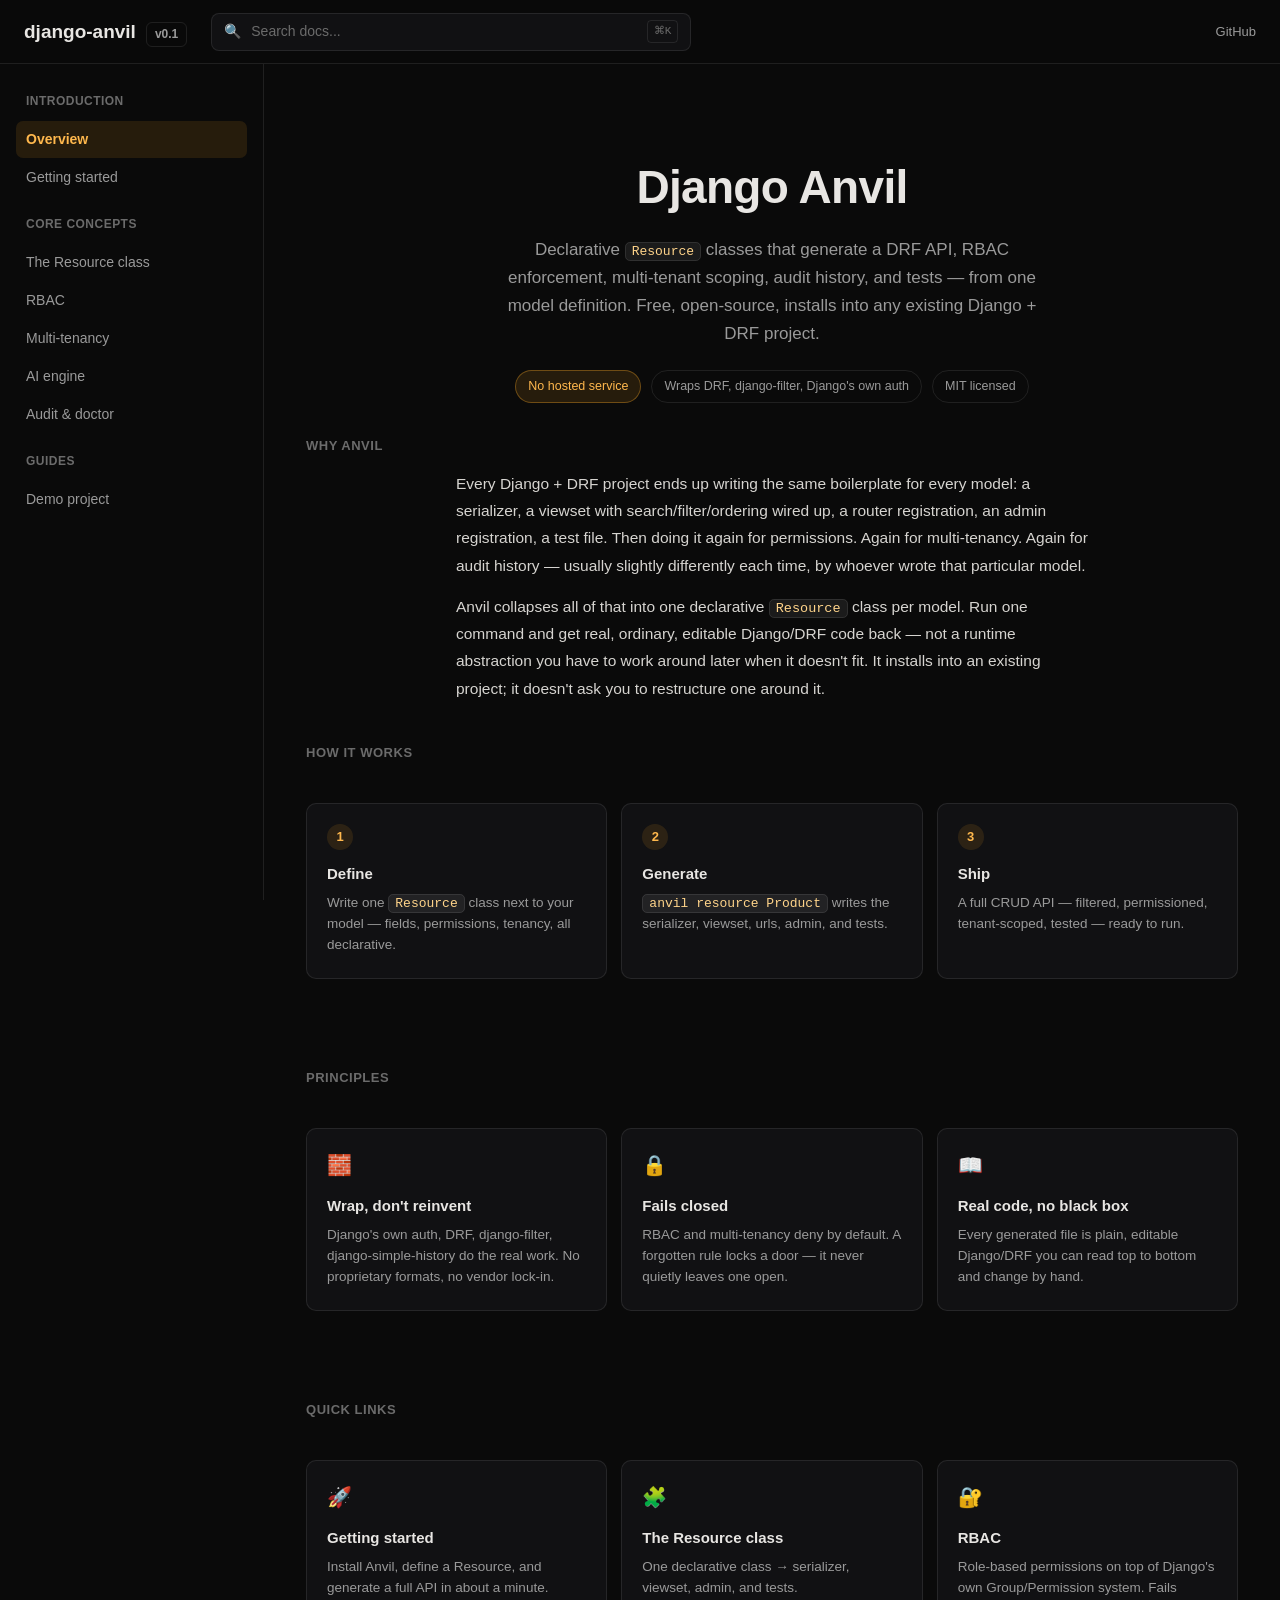
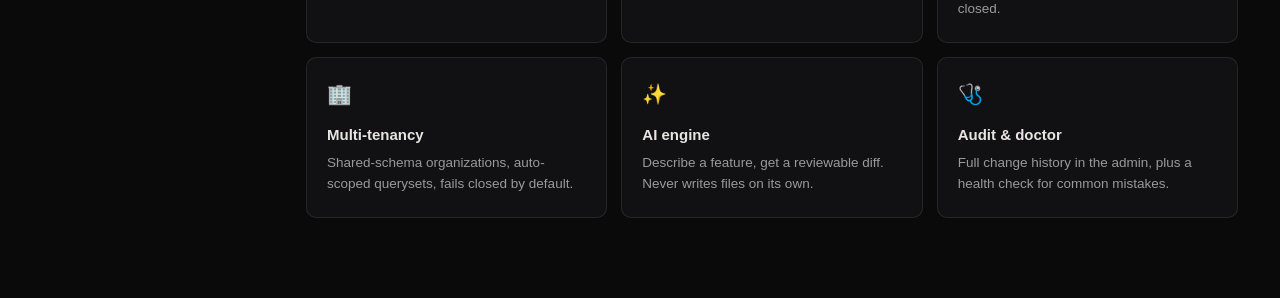
<file: docs/index.html>
<!doctype html>
<html lang="en">
<head>
<meta charset="utf-8" />
<meta name="viewport" content="width=device-width, initial-scale=1" />
<title>Django Anvil — Documentation</title>
<meta name="description" content="Declarative Resource classes that generate a DRF API, RBAC, multi-tenancy, audit history, and tests from one model definition." />
<link rel="stylesheet" href="assets/style.css" />
</head>
<body>

<div class="topbar">
  <button class="menu-toggle" aria-label="Toggle menu">☰</button>
  <a href="index.html" class="brand">django-anvil <span class="version-pill">v0.1</span></a>
  <div class="search-trigger"><span>🔍</span><span>Search docs...</span><kbd>⌘K</kbd></div>
  <div class="right-links">
    <a class="gh-link" href="https://github.com/sujit-codezen/django-anvil" target="_blank" rel="noopener">
      <span>GitHub</span>
    </a>
  </div>
</div>

<div class="layout">
  <aside class="sidebar">
    <div class="group-label">Introduction</div>
    <nav>
      <a href="index.html" class="active">Overview</a>
      <a href="getting-started.html">Getting started</a>
    </nav>
    <div class="group-label">Core concepts</div>
    <nav>
      <a href="resources.html">The Resource class</a>
      <a href="rbac.html">RBAC</a>
      <a href="tenancy.html">Multi-tenancy</a>
      <a href="ai-engine.html">AI engine</a>
      <a href="audit-and-doctor.html">Audit &amp; doctor</a>
    </nav>
    <div class="group-label">Guides</div>
    <nav>
      <a href="demo.html">Demo project</a>
    </nav>
  </aside>

  <main style="max-width:none; padding:0;">
    <div class="hero">
      <h1>Django Anvil</h1>
      <p>Declarative <code>Resource</code> classes that generate a DRF API, RBAC enforcement,
      multi-tenant scoping, audit history, and tests — from one model definition.
      Free, open-source, installs into any existing Django + DRF project.</p>
      <div class="badges">
        <span class="badge accent">No hosted service</span>
        <span class="badge">Wraps DRF, django-filter, Django's own auth</span>
        <span class="badge">MIT licensed</span>
      </div>
    </div>

    <div class="section-label" id="why-anvil">Why Anvil</div>
    <div class="intro">
      <p>Every Django + DRF project ends up writing the same boilerplate for every model: a
      serializer, a viewset with search/filter/ordering wired up, a router registration, an
      admin registration, a test file. Then doing it again for permissions. Again for
      multi-tenancy. Again for audit history — usually slightly differently each time, by
      whoever wrote that particular model.</p>
      <p>Anvil collapses all of that into one declarative <code>Resource</code> class per model.
      Run one command and get real, ordinary, editable Django/DRF code back — not a runtime
      abstraction you have to work around later when it doesn't fit. It installs into an
      existing project; it doesn't ask you to restructure one around it.</p>
    </div>

    <div class="section-label" id="how-it-works">How it works</div>
    <div class="card-grid">
      <div class="card">
        <div class="step-number">1</div>
        <div class="card-title">Define</div>
        <div class="card-desc">Write one <code>Resource</code> class next to your model — fields, permissions, tenancy, all declarative.</div>
      </div>
      <div class="card">
        <div class="step-number">2</div>
        <div class="card-title">Generate</div>
        <div class="card-desc"><code>anvil resource Product</code> writes the serializer, viewset, urls, admin, and tests.</div>
      </div>
      <div class="card">
        <div class="step-number">3</div>
        <div class="card-title">Ship</div>
        <div class="card-desc">A full CRUD API — filtered, permissioned, tenant-scoped, tested — ready to run.</div>
      </div>
    </div>

    <div class="section-label" id="principles">Principles</div>
    <div class="card-grid">
      <a class="card" href="rbac.html">
        <div class="card-icon">🧱</div>
        <div class="card-title">Wrap, don't reinvent</div>
        <div class="card-desc">Django's own auth, DRF, django-filter, django-simple-history do the real work. No proprietary formats, no vendor lock-in.</div>
      </a>
      <a class="card" href="tenancy.html">
        <div class="card-icon">🔒</div>
        <div class="card-title">Fails closed</div>
        <div class="card-desc">RBAC and multi-tenancy deny by default. A forgotten rule locks a door — it never quietly leaves one open.</div>
      </a>
      <a class="card" href="resources.html">
        <div class="card-icon">📖</div>
        <div class="card-title">Real code, no black box</div>
        <div class="card-desc">Every generated file is plain, editable Django/DRF you can read top to bottom and change by hand.</div>
      </a>
    </div>

    <div class="section-label">Quick links</div>
    <div class="card-grid">
      <a class="card" href="getting-started.html">
        <div class="card-icon">🚀</div>
        <div class="card-title">Getting started</div>
        <div class="card-desc">Install Anvil, define a Resource, and generate a full API in about a minute.</div>
      </a>
      <a class="card" href="resources.html">
        <div class="card-icon">🧩</div>
        <div class="card-title">The Resource class</div>
        <div class="card-desc">One declarative class → serializer, viewset, admin, and tests.</div>
      </a>
      <a class="card" href="rbac.html">
        <div class="card-icon">🔐</div>
        <div class="card-title">RBAC</div>
        <div class="card-desc">Role-based permissions on top of Django's own Group/Permission system. Fails closed.</div>
      </a>
      <a class="card" href="tenancy.html">
        <div class="card-icon">🏢</div>
        <div class="card-title">Multi-tenancy</div>
        <div class="card-desc">Shared-schema organizations, auto-scoped querysets, fails closed by default.</div>
      </a>
      <a class="card" href="ai-engine.html">
        <div class="card-icon">✨</div>
        <div class="card-title">AI engine</div>
        <div class="card-desc">Describe a feature, get a reviewable diff. Never writes files on its own.</div>
      </a>
      <a class="card" href="audit-and-doctor.html">
        <div class="card-icon">🩺</div>
        <div class="card-title">Audit &amp; doctor</div>
        <div class="card-desc">Full change history in the admin, plus a health check for common mistakes.</div>
      </a>
    </div>
  </main>
</div>

<div class="search-backdrop">
  <div class="search-modal">
    <input type="text" placeholder="Search documentation..." autocomplete="off" />
    <div class="search-results"></div>
  </div>
</div>

<script src="assets/search-index.js"></script>
<script src="assets/app.js"></script>
</body>
</html>
</file>
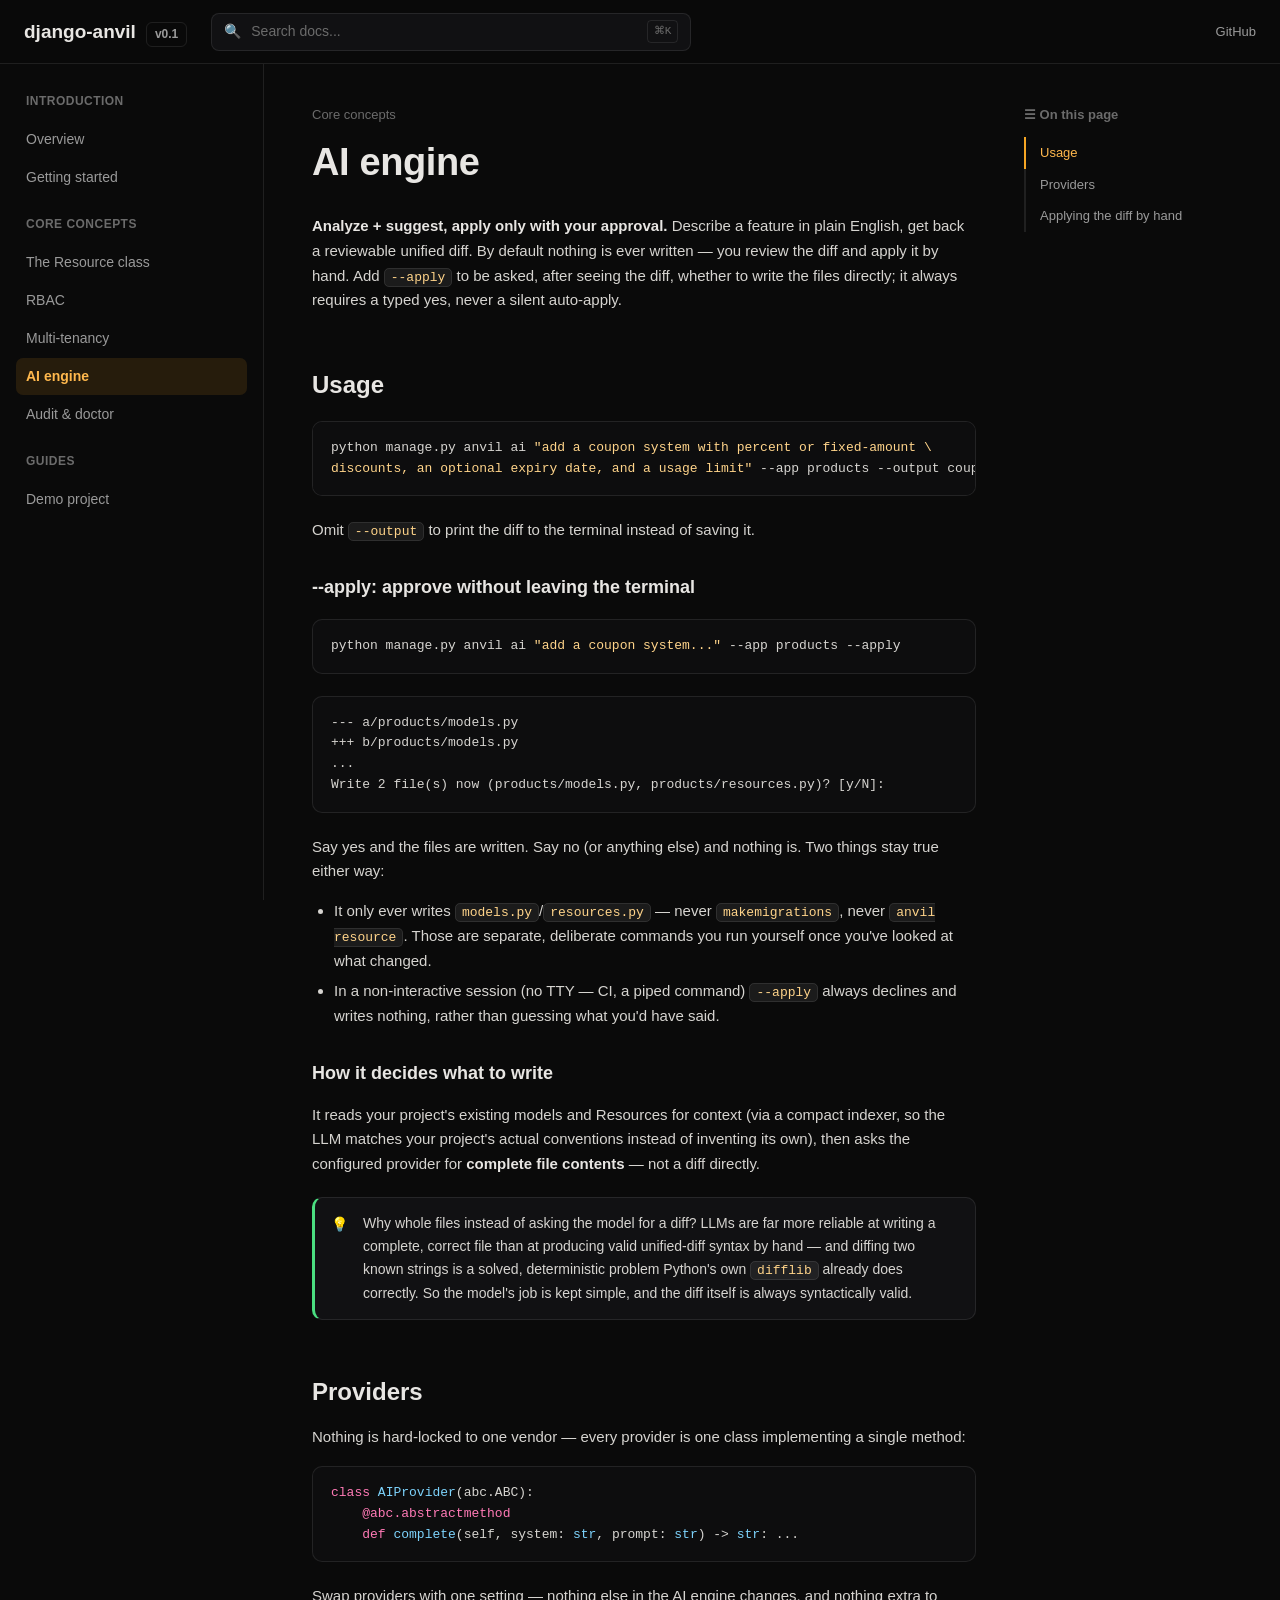
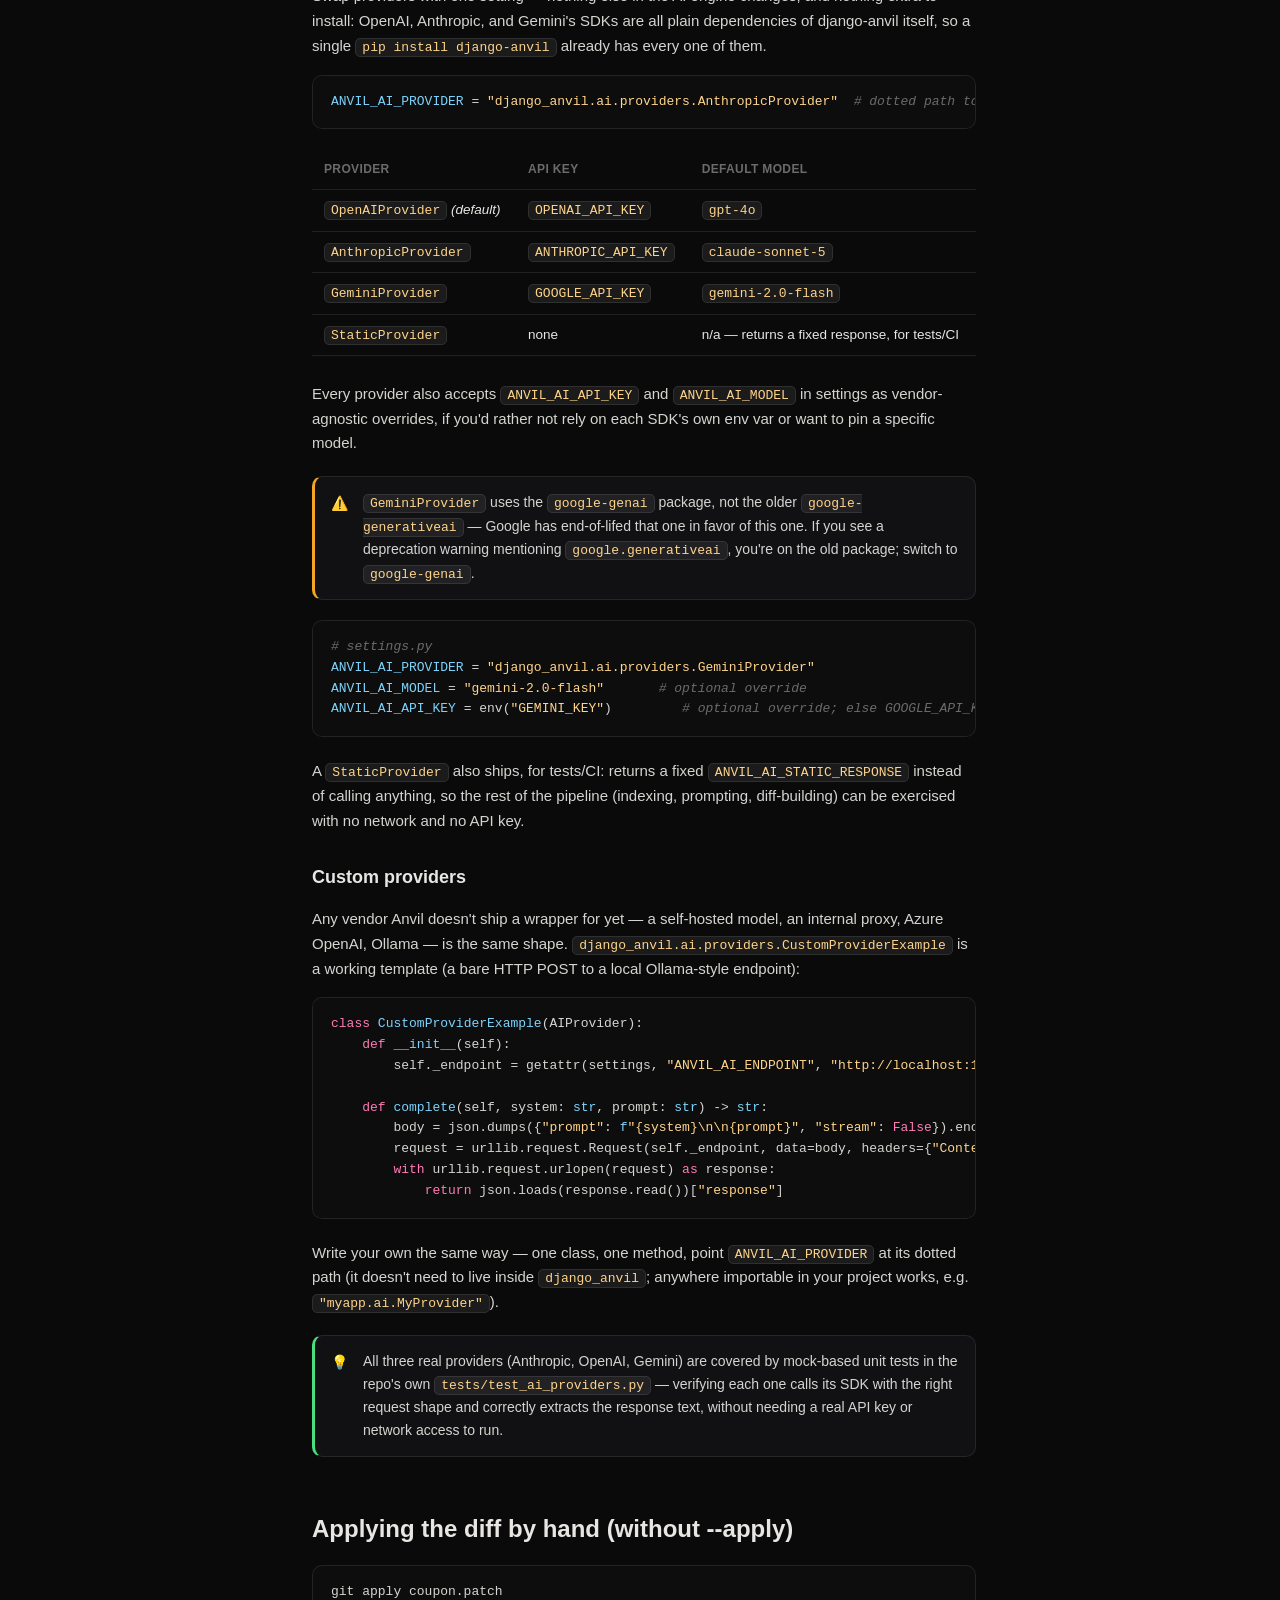
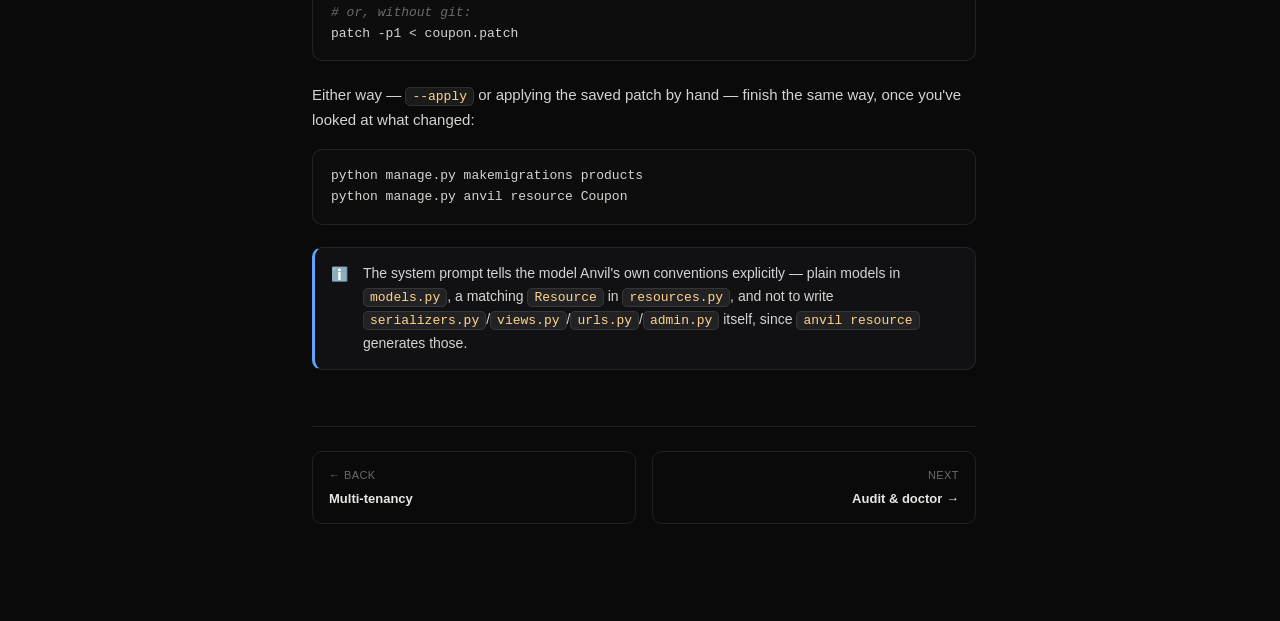
<file: docs/ai-engine.html>
<!doctype html>
<html lang="en">
<head>
<meta charset="utf-8" />
<meta name="viewport" content="width=device-width, initial-scale=1" />
<title>AI engine — Django Anvil</title>
<link rel="stylesheet" href="assets/style.css" />
</head>
<body>

<div class="topbar">
  <button class="menu-toggle" aria-label="Toggle menu">☰</button>
  <a href="index.html" class="brand">django-anvil <span class="version-pill">v0.1</span></a>
  <div class="search-trigger"><span>🔍</span><span>Search docs...</span><kbd>⌘K</kbd></div>
  <div class="right-links"><a class="gh-link" href="https://github.com/sujit-codezen/django-anvil" target="_blank" rel="noopener"><span>GitHub</span></a></div>
</div>

<div class="layout">
  <aside class="sidebar">
    <div class="group-label">Introduction</div>
    <nav>
      <a href="index.html">Overview</a>
      <a href="getting-started.html">Getting started</a>
    </nav>
    <div class="group-label">Core concepts</div>
    <nav>
      <a href="resources.html">The Resource class</a>
      <a href="rbac.html">RBAC</a>
      <a href="tenancy.html">Multi-tenancy</a>
      <a href="ai-engine.html" class="active">AI engine</a>
      <a href="audit-and-doctor.html">Audit &amp; doctor</a>
    </nav>
    <div class="group-label">Guides</div>
    <nav>
      <a href="demo.html">Demo project</a>
    </nav>
  </aside>

  <main>
    <div class="eyebrow">Core concepts</div>
    <h1>AI engine</h1>
    <p><strong>Analyze + suggest, apply only with your approval.</strong> Describe a feature in
    plain English, get back a reviewable unified diff. By default nothing is ever written — you
    review the diff and apply it by hand. Add <code>--apply</code> to be asked, after seeing the
    diff, whether to write the files directly; it always requires a typed yes, never a silent
    auto-apply.</p>

    <h2 id="usage">Usage</h2>
    <pre><code>python manage.py anvil ai <span class="tok-str">"add a coupon system with percent or fixed-amount \
discounts, an optional expiry date, and a usage limit"</span> --app products --output coupon.patch</code></pre>
    <p>Omit <code>--output</code> to print the diff to the terminal instead of saving it.</p>

    <h3 id="apply">--apply: approve without leaving the terminal</h3>
    <pre><code>python manage.py anvil ai <span class="tok-str">"add a coupon system..."</span> --app products --apply</code></pre>
    <pre><code>--- a/products/models.py
+++ b/products/models.py
...
Write 2 file(s) now (products/models.py, products/resources.py)? [y/N]: </code></pre>
    <p>Say yes and the files are written. Say no (or anything else) and nothing is. Two things
    stay true either way:</p>
    <ul>
      <li>It only ever writes <code>models.py</code>/<code>resources.py</code> — never
      <code>makemigrations</code>, never <code>anvil resource</code>. Those are separate,
      deliberate commands you run yourself once you've looked at what changed.</li>
      <li>In a non-interactive session (no TTY — CI, a piped command) <code>--apply</code> always
      declines and writes nothing, rather than guessing what you'd have said.</li>
    </ul>

    <h3>How it decides what to write</h3>
    <p>It reads your project's existing models and Resources for context (via a compact indexer,
    so the LLM matches your project's actual conventions instead of inventing its own), then asks
    the configured provider for <strong>complete file contents</strong> — not a diff directly.</p>
    <div class="callout tip">
      <div class="icon">💡</div>
      <p>Why whole files instead of asking the model for a diff? LLMs are far more reliable at
      writing a complete, correct file than at producing valid unified-diff syntax by hand — and
      diffing two known strings is a solved, deterministic problem Python's own
      <code>difflib</code> already does correctly. So the model's job is kept simple, and the diff
      itself is always syntactically valid.</p>
    </div>

    <h2 id="providers">Providers</h2>
    <p>Nothing is hard-locked to one vendor — every provider is one class implementing a single method:</p>
    <pre><code><span class="tok-kw">class</span> <span class="tok-fn">AIProvider</span>(abc.ABC):
    <span class="tok-kw">@abc.abstractmethod</span>
    <span class="tok-kw">def</span> <span class="tok-fn">complete</span>(self, system: <span class="tok-fn">str</span>, prompt: <span class="tok-fn">str</span>) -&gt; <span class="tok-fn">str</span>: ...</code></pre>
    <p>Swap providers with one setting — nothing else in the AI engine changes, and nothing
    extra to install: OpenAI, Anthropic, and Gemini's SDKs are all plain dependencies of
    django-anvil itself, so a single <code>pip install django-anvil</code> already has every
    one of them.</p>
    <pre><code><span class="tok-fn">ANVIL_AI_PROVIDER</span> = <span class="tok-str">"django_anvil.ai.providers.AnthropicProvider"</span>  <span class="tok-com"># dotted path to any AIProvider</span></code></pre>

    <table>
      <tr><th>Provider</th><th>API key</th><th>Default model</th></tr>
      <tr><td><code>OpenAIProvider</code> <em>(default)</em></td><td><code>OPENAI_API_KEY</code></td><td><code>gpt-4o</code></td></tr>
      <tr><td><code>AnthropicProvider</code></td><td><code>ANTHROPIC_API_KEY</code></td><td><code>claude-sonnet-5</code></td></tr>
      <tr><td><code>GeminiProvider</code></td><td><code>GOOGLE_API_KEY</code></td><td><code>gemini-2.0-flash</code></td></tr>
      <tr><td><code>StaticProvider</code></td><td>none</td><td>n/a — returns a fixed response, for tests/CI</td></tr>
    </table>
    <p>Every provider also accepts <code>ANVIL_AI_API_KEY</code> and <code>ANVIL_AI_MODEL</code> in
    settings as vendor-agnostic overrides, if you'd rather not rely on each SDK's own env var or
    want to pin a specific model.</p>

    <div class="callout warn">
      <div class="icon">⚠️</div>
      <p><code>GeminiProvider</code> uses the <code>google-genai</code> package, not the older
      <code>google-generativeai</code> — Google has end-of-lifed that one in favor of this one.
      If you see a deprecation warning mentioning <code>google.generativeai</code>, you're on the
      old package; switch to <code>google-genai</code>.</p>
    </div>

    <pre><code><span class="tok-com"># settings.py</span>
<span class="tok-fn">ANVIL_AI_PROVIDER</span> = <span class="tok-str">"django_anvil.ai.providers.GeminiProvider"</span>
<span class="tok-fn">ANVIL_AI_MODEL</span> = <span class="tok-str">"gemini-2.0-flash"</span>       <span class="tok-com"># optional override</span>
<span class="tok-fn">ANVIL_AI_API_KEY</span> = env(<span class="tok-str">"GEMINI_KEY"</span>)         <span class="tok-com"># optional override; else GOOGLE_API_KEY env var</span></code></pre>

    <p>A <code>StaticProvider</code> also ships, for tests/CI: returns a fixed
    <code>ANVIL_AI_STATIC_RESPONSE</code> instead of calling anything, so the rest of the pipeline
    (indexing, prompting, diff-building) can be exercised with no network and no API key.</p>

    <h3>Custom providers</h3>
    <p>Any vendor Anvil doesn't ship a wrapper for yet — a self-hosted model, an internal proxy,
    Azure OpenAI, Ollama — is the same shape. <code>django_anvil.ai.providers.CustomProviderExample</code>
    is a working template (a bare HTTP POST to a local Ollama-style endpoint):</p>
    <pre><code><span class="tok-kw">class</span> <span class="tok-fn">CustomProviderExample</span>(AIProvider):
    <span class="tok-kw">def</span> <span class="tok-fn">__init__</span>(self):
        self._endpoint = getattr(settings, <span class="tok-str">"ANVIL_AI_ENDPOINT"</span>, <span class="tok-str">"http://localhost:11434/api/generate"</span>)

    <span class="tok-kw">def</span> <span class="tok-fn">complete</span>(self, system: <span class="tok-fn">str</span>, prompt: <span class="tok-fn">str</span>) -&gt; <span class="tok-fn">str</span>:
        body = json.dumps({<span class="tok-str">"prompt"</span>: <span class="tok-fn">f</span><span class="tok-str">"{system}\n\n{prompt}"</span>, <span class="tok-str">"stream"</span>: <span class="tok-kw">False</span>}).encode()
        request = urllib.request.Request(self._endpoint, data=body, headers={<span class="tok-str">"Content-Type"</span>: <span class="tok-str">"application/json"</span>})
        <span class="tok-kw">with</span> urllib.request.urlopen(request) <span class="tok-kw">as</span> response:
            <span class="tok-kw">return</span> json.loads(response.read())[<span class="tok-str">"response"</span>]</code></pre>
    <p>Write your own the same way — one class, one method, point <code>ANVIL_AI_PROVIDER</code> at
    its dotted path (it doesn't need to live inside <code>django_anvil</code>; anywhere importable
    in your project works, e.g. <code>"myapp.ai.MyProvider"</code>).</p>

    <div class="callout tip">
      <div class="icon">💡</div>
      <p>All three real providers (Anthropic, OpenAI, Gemini) are covered by mock-based unit
      tests in the repo's own <code>tests/test_ai_providers.py</code> — verifying each one calls
      its SDK with the right request shape and correctly extracts the response text, without
      needing a real API key or network access to run.</p>
    </div>

    <h2 id="applying">Applying the diff by hand (without --apply)</h2>
    <pre><code>git apply coupon.patch
<span class="tok-com"># or, without git:</span>
patch -p1 &lt; coupon.patch</code></pre>
    <p>Either way — <code>--apply</code> or applying the saved patch by hand — finish the same way,
    once you've looked at what changed:</p>
    <pre><code>python manage.py makemigrations products
python manage.py anvil resource Coupon</code></pre>

    <div class="callout info">
      <div class="icon">ℹ️</div>
      <p>The system prompt tells the model Anvil's own conventions explicitly — plain models in
      <code>models.py</code>, a matching <code>Resource</code> in <code>resources.py</code>, and
      not to write <code>serializers.py</code>/<code>views.py</code>/<code>urls.py</code>/<code>admin.py</code>
      itself, since <code>anvil resource</code> generates those.</p>
    </div>

    <div class="page-nav">
      <a href="tenancy.html"><div class="dir">← Back</div><div class="title">Multi-tenancy</div></a>
      <a href="audit-and-doctor.html" class="next"><div class="dir">Next</div><div class="title">Audit &amp; doctor →</div></a>
    </div>
  </main>

  <aside class="toc">
    <div class="toc-label">☰ On this page</div>
    <a href="#usage">Usage</a>
    <a href="#providers">Providers</a>
    <a href="#applying">Applying the diff by hand</a>
  </aside>
</div>

<div class="search-backdrop">
  <div class="search-modal">
    <input type="text" placeholder="Search documentation..." autocomplete="off" />
    <div class="search-results"></div>
  </div>
</div>

<script src="assets/search-index.js"></script>
<script src="assets/app.js"></script>
</body>
</html>
</file>
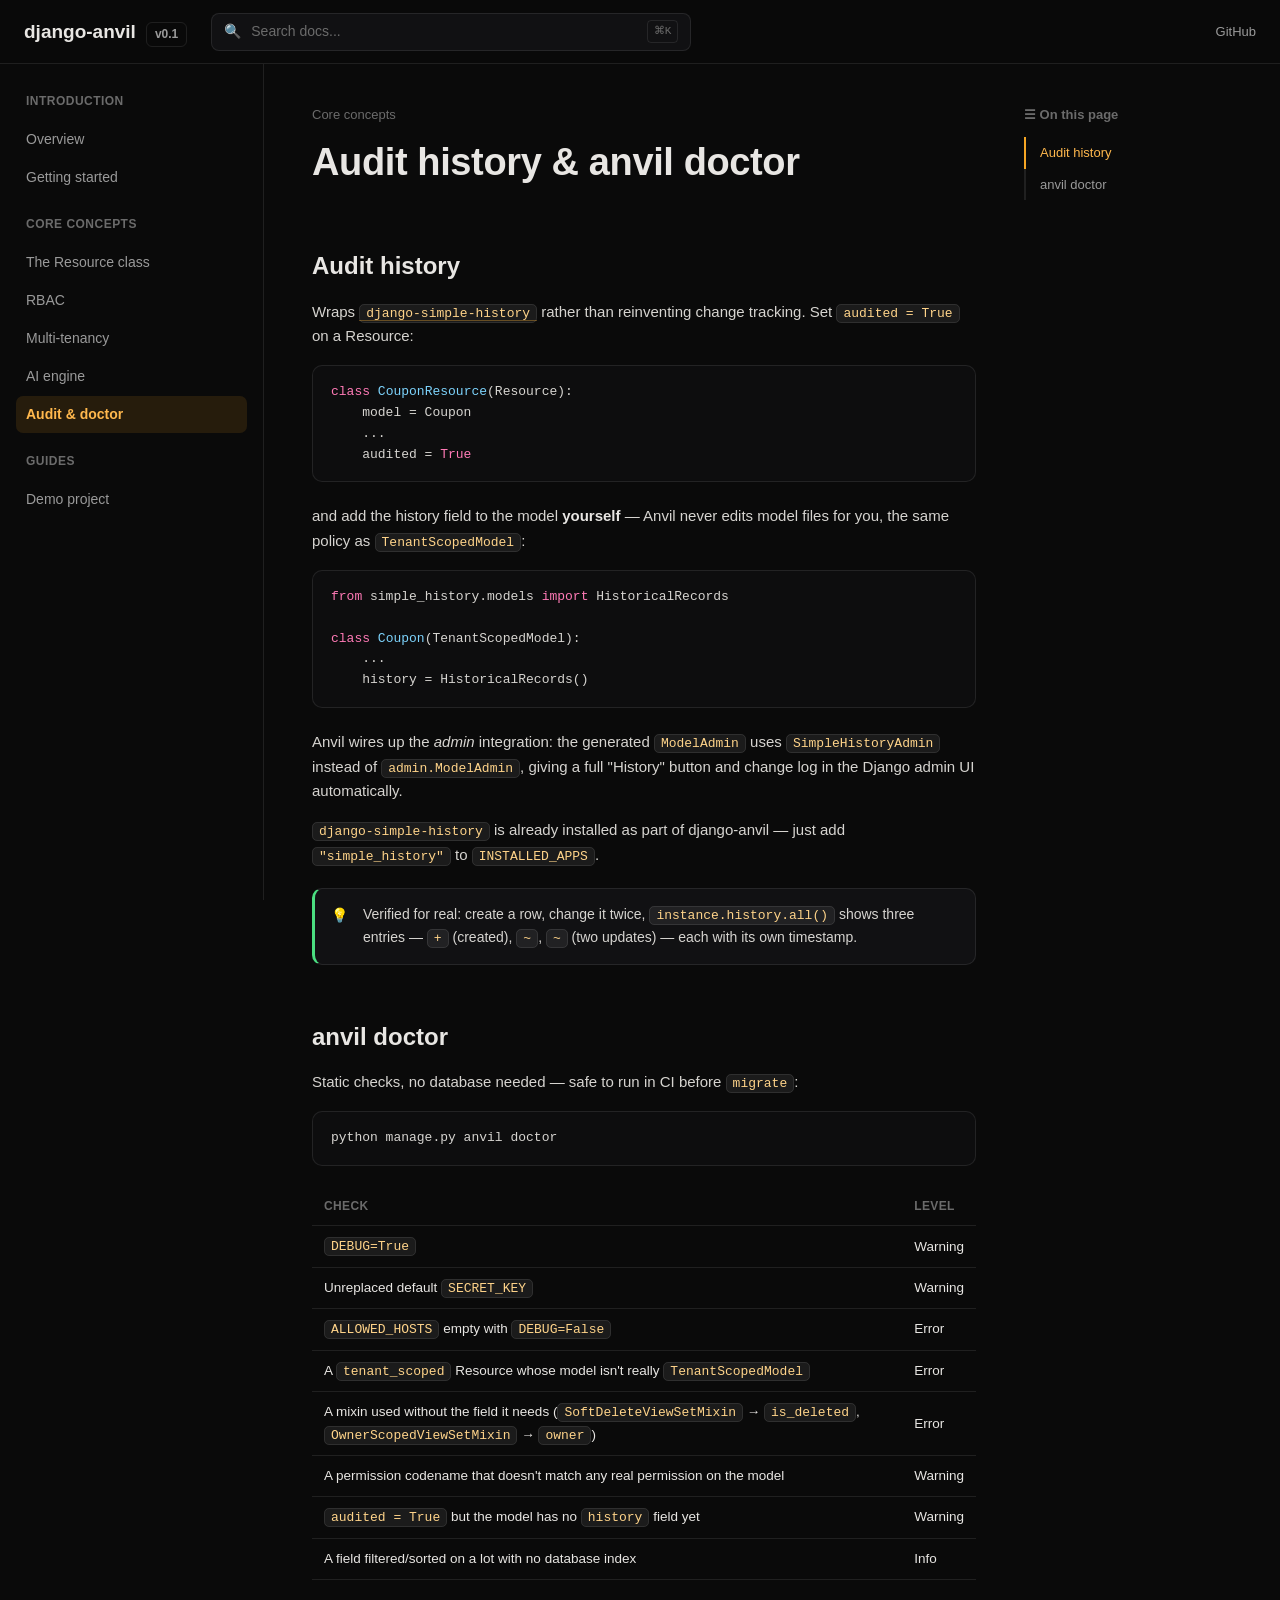
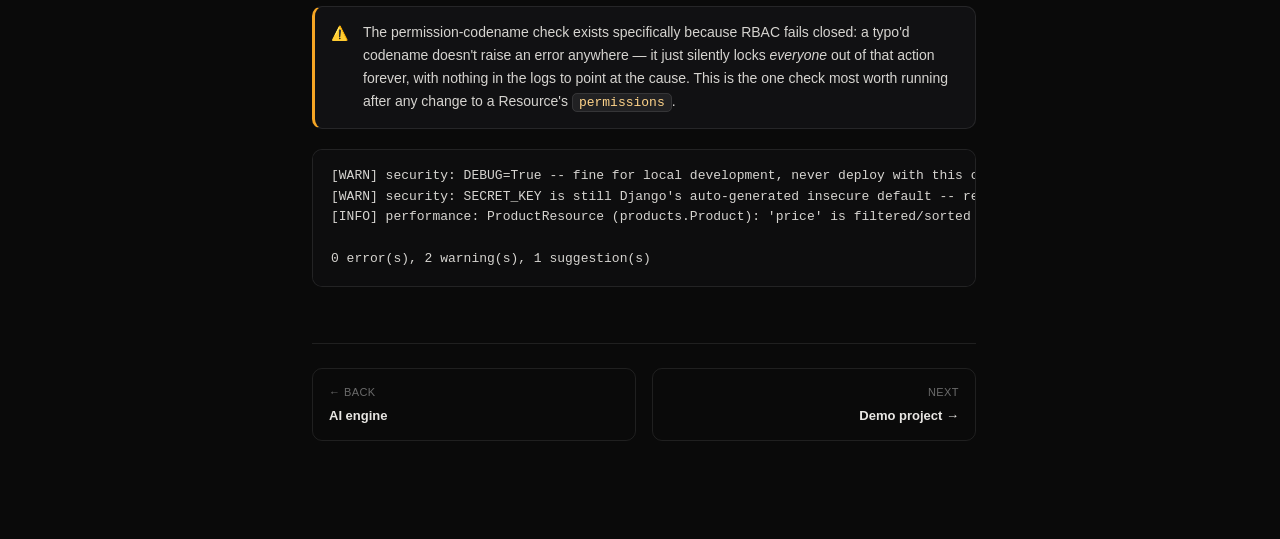
<file: docs/audit-and-doctor.html>
<!doctype html>
<html lang="en">
<head>
<meta charset="utf-8" />
<meta name="viewport" content="width=device-width, initial-scale=1" />
<title>Audit &amp; doctor — Django Anvil</title>
<link rel="stylesheet" href="assets/style.css" />
</head>
<body>

<div class="topbar">
  <button class="menu-toggle" aria-label="Toggle menu">☰</button>
  <a href="index.html" class="brand">django-anvil <span class="version-pill">v0.1</span></a>
  <div class="search-trigger"><span>🔍</span><span>Search docs...</span><kbd>⌘K</kbd></div>
  <div class="right-links"><a class="gh-link" href="https://github.com/sujit-codezen/django-anvil" target="_blank" rel="noopener"><span>GitHub</span></a></div>
</div>

<div class="layout">
  <aside class="sidebar">
    <div class="group-label">Introduction</div>
    <nav>
      <a href="index.html">Overview</a>
      <a href="getting-started.html">Getting started</a>
    </nav>
    <div class="group-label">Core concepts</div>
    <nav>
      <a href="resources.html">The Resource class</a>
      <a href="rbac.html">RBAC</a>
      <a href="tenancy.html">Multi-tenancy</a>
      <a href="ai-engine.html">AI engine</a>
      <a href="audit-and-doctor.html" class="active">Audit &amp; doctor</a>
    </nav>
    <div class="group-label">Guides</div>
    <nav>
      <a href="demo.html">Demo project</a>
    </nav>
  </aside>

  <main>
    <div class="eyebrow">Core concepts</div>
    <h1>Audit history &amp; anvil doctor</h1>

    <h2 id="audit">Audit history</h2>
    <p>Wraps <a class="inline-link" href="https://github.com/jazzband/django-simple-history" target="_blank" rel="noopener"><code>django-simple-history</code></a>
    rather than reinventing change tracking. Set <code>audited = True</code> on a Resource:</p>
    <pre><code><span class="tok-kw">class</span> <span class="tok-fn">CouponResource</span>(Resource):
    model = Coupon
    ...
    audited = <span class="tok-kw">True</span></code></pre>
    <p>and add the history field to the model <strong>yourself</strong> — Anvil never edits model
    files for you, the same policy as <code>TenantScopedModel</code>:</p>
    <pre><code><span class="tok-kw">from</span> simple_history.models <span class="tok-kw">import</span> HistoricalRecords

<span class="tok-kw">class</span> <span class="tok-fn">Coupon</span>(TenantScopedModel):
    ...
    history = HistoricalRecords()</code></pre>
    <p>Anvil wires up the <em>admin</em> integration: the generated <code>ModelAdmin</code> uses
    <code>SimpleHistoryAdmin</code> instead of <code>admin.ModelAdmin</code>, giving a full "History"
    button and change log in the Django admin UI automatically.</p>
    <p><code>django-simple-history</code> is already installed as part of django-anvil — just add
    <code>"simple_history"</code> to <code>INSTALLED_APPS</code>.</p>

    <div class="callout tip">
      <div class="icon">💡</div>
      <p>Verified for real: create a row, change it twice,
      <code>instance.history.all()</code> shows three entries — <code>+</code> (created),
      <code>~</code>, <code>~</code> (two updates) — each with its own timestamp.</p>
    </div>

    <h2 id="doctor">anvil doctor</h2>
    <p>Static checks, no database needed — safe to run in CI before <code>migrate</code>:</p>
    <pre><code>python manage.py anvil doctor</code></pre>

    <table>
      <tr><th>Check</th><th>Level</th></tr>
      <tr><td><code>DEBUG=True</code></td><td>Warning</td></tr>
      <tr><td>Unreplaced default <code>SECRET_KEY</code></td><td>Warning</td></tr>
      <tr><td><code>ALLOWED_HOSTS</code> empty with <code>DEBUG=False</code></td><td>Error</td></tr>
      <tr><td>A <code>tenant_scoped</code> Resource whose model isn't really <code>TenantScopedModel</code></td><td>Error</td></tr>
      <tr><td>A mixin used without the field it needs (<code>SoftDeleteViewSetMixin</code> → <code>is_deleted</code>, <code>OwnerScopedViewSetMixin</code> → <code>owner</code>)</td><td>Error</td></tr>
      <tr><td>A permission codename that doesn't match any real permission on the model</td><td>Warning</td></tr>
      <tr><td><code>audited = True</code> but the model has no <code>history</code> field yet</td><td>Warning</td></tr>
      <tr><td>A field filtered/sorted on a lot with no database index</td><td>Info</td></tr>
    </table>

    <div class="callout warn">
      <div class="icon">⚠️</div>
      <p>The permission-codename check exists specifically because RBAC fails closed: a typo'd
      codename doesn't raise an error anywhere — it just silently locks <em>everyone</em> out of
      that action forever, with nothing in the logs to point at the cause. This is the one check
      most worth running after any change to a Resource's <code>permissions</code>.</p>
    </div>

    <pre><code>[WARN] security: DEBUG=True -- fine for local development, never deploy with this on.
[WARN] security: SECRET_KEY is still Django's auto-generated insecure default -- replace it before deploying.
[INFO] performance: ProductResource (products.Product): 'price' is filtered/sorted on but has no db_index -- consider adding one if the table gets large.

0 error(s), 2 warning(s), 1 suggestion(s)</code></pre>

    <div class="page-nav">
      <a href="ai-engine.html"><div class="dir">← Back</div><div class="title">AI engine</div></a>
      <a href="demo.html" class="next"><div class="dir">Next</div><div class="title">Demo project →</div></a>
    </div>
  </main>

  <aside class="toc">
    <div class="toc-label">☰ On this page</div>
    <a href="#audit">Audit history</a>
    <a href="#doctor">anvil doctor</a>
  </aside>
</div>

<div class="search-backdrop">
  <div class="search-modal">
    <input type="text" placeholder="Search documentation..." autocomplete="off" />
    <div class="search-results"></div>
  </div>
</div>

<script src="assets/search-index.js"></script>
<script src="assets/app.js"></script>
</body>
</html>
</file>
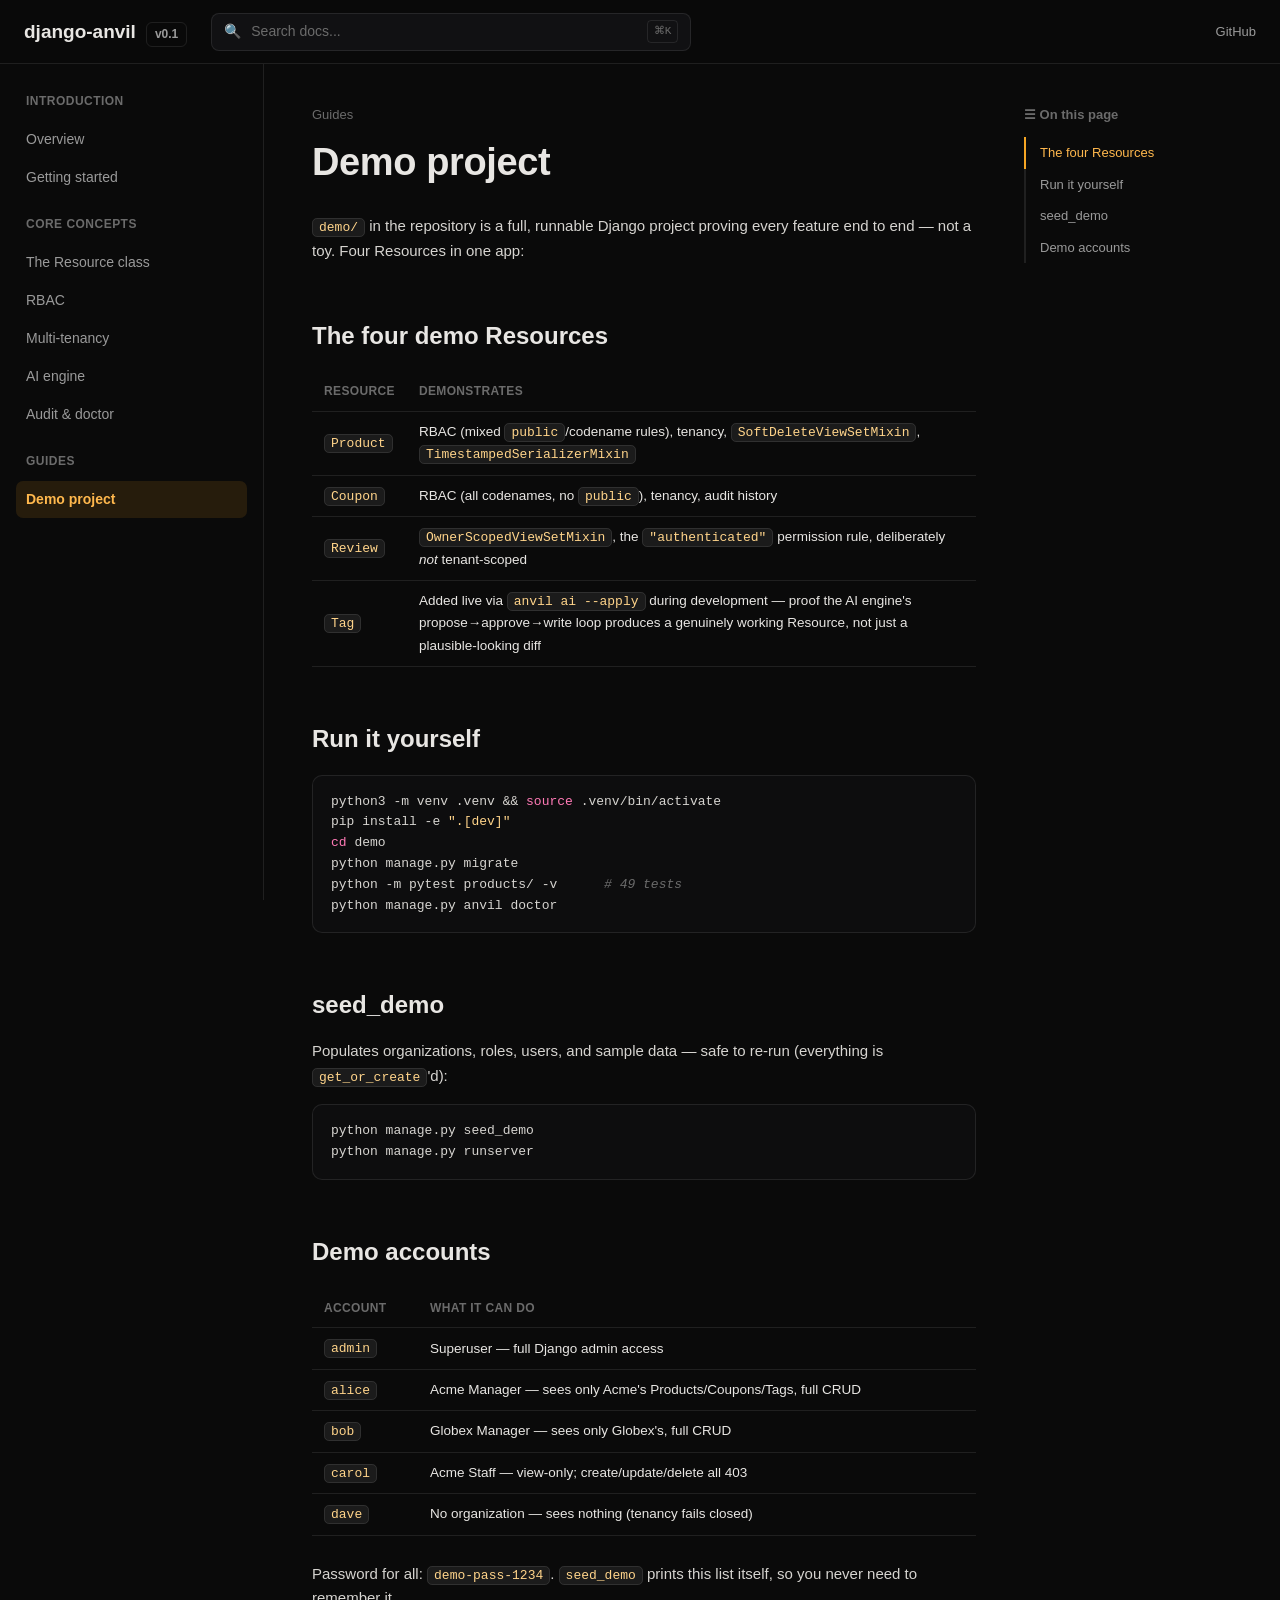
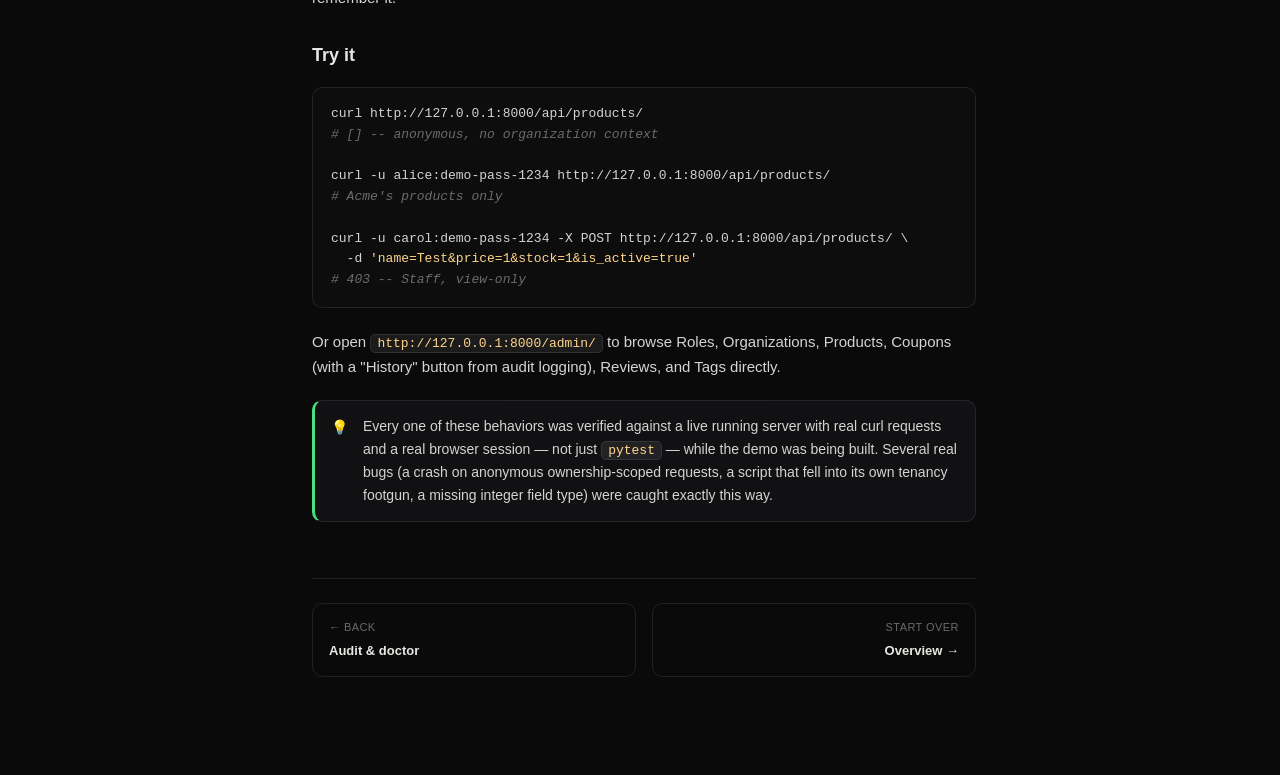
<file: docs/demo.html>
<!doctype html>
<html lang="en">
<head>
<meta charset="utf-8" />
<meta name="viewport" content="width=device-width, initial-scale=1" />
<title>Demo project — Django Anvil</title>
<link rel="stylesheet" href="assets/style.css" />
</head>
<body>

<div class="topbar">
  <button class="menu-toggle" aria-label="Toggle menu">☰</button>
  <a href="index.html" class="brand">django-anvil <span class="version-pill">v0.1</span></a>
  <div class="search-trigger"><span>🔍</span><span>Search docs...</span><kbd>⌘K</kbd></div>
  <div class="right-links"><a class="gh-link" href="https://github.com/sujit-codezen/django-anvil" target="_blank" rel="noopener"><span>GitHub</span></a></div>
</div>

<div class="layout">
  <aside class="sidebar">
    <div class="group-label">Introduction</div>
    <nav>
      <a href="index.html">Overview</a>
      <a href="getting-started.html">Getting started</a>
    </nav>
    <div class="group-label">Core concepts</div>
    <nav>
      <a href="resources.html">The Resource class</a>
      <a href="rbac.html">RBAC</a>
      <a href="tenancy.html">Multi-tenancy</a>
      <a href="ai-engine.html">AI engine</a>
      <a href="audit-and-doctor.html">Audit &amp; doctor</a>
    </nav>
    <div class="group-label">Guides</div>
    <nav>
      <a href="demo.html" class="active">Demo project</a>
    </nav>
  </aside>

  <main>
    <div class="eyebrow">Guides</div>
    <h1>Demo project</h1>
    <p><code>demo/</code> in the repository is a full, runnable Django project proving every
    feature end to end — not a toy. Four Resources in one app:</p>

    <h2 id="resources">The four demo Resources</h2>
    <table>
      <tr><th>Resource</th><th>Demonstrates</th></tr>
      <tr><td><code>Product</code></td><td>RBAC (mixed <code>public</code>/codename rules), tenancy, <code>SoftDeleteViewSetMixin</code>, <code>TimestampedSerializerMixin</code></td></tr>
      <tr><td><code>Coupon</code></td><td>RBAC (all codenames, no <code>public</code>), tenancy, audit history</td></tr>
      <tr><td><code>Review</code></td><td><code>OwnerScopedViewSetMixin</code>, the <code>"authenticated"</code> permission rule, deliberately <em>not</em> tenant-scoped</td></tr>
      <tr><td><code>Tag</code></td><td>Added live via <code>anvil ai --apply</code> during development — proof the AI engine's propose→approve→write loop produces a genuinely working Resource, not just a plausible-looking diff</td></tr>
    </table>

    <h2 id="run-it">Run it yourself</h2>
    <pre><code>python3 -m venv .venv &amp;&amp; <span class="tok-kw">source</span> .venv/bin/activate
pip install -e <span class="tok-str">".[dev]"</span>
<span class="tok-kw">cd</span> demo
python manage.py migrate
python -m pytest products/ -v      <span class="tok-com"># 49 tests</span>
python manage.py anvil doctor</code></pre>

    <h2 id="seed">seed_demo</h2>
    <p>Populates organizations, roles, users, and sample data — safe to re-run (everything is
    <code>get_or_create</code>'d):</p>
    <pre><code>python manage.py seed_demo
python manage.py runserver</code></pre>

    <h2 id="accounts">Demo accounts</h2>
    <table>
      <tr><th>Account</th><th>What it can do</th></tr>
      <tr><td><code>admin</code></td><td>Superuser — full Django admin access</td></tr>
      <tr><td><code>alice</code></td><td>Acme Manager — sees only Acme's Products/Coupons/Tags, full CRUD</td></tr>
      <tr><td><code>bob</code></td><td>Globex Manager — sees only Globex's, full CRUD</td></tr>
      <tr><td><code>carol</code></td><td>Acme Staff — view-only; create/update/delete all 403</td></tr>
      <tr><td><code>dave</code></td><td>No organization — sees nothing (tenancy fails closed)</td></tr>
    </table>
    <p>Password for all: <code>demo-pass-1234</code>. <code>seed_demo</code> prints this list
    itself, so you never need to remember it.</p>

    <h3>Try it</h3>
    <pre><code>curl http://127.0.0.1:8000/api/products/
<span class="tok-com"># [] -- anonymous, no organization context</span>

curl -u alice:demo-pass-1234 http://127.0.0.1:8000/api/products/
<span class="tok-com"># Acme's products only</span>

curl -u carol:demo-pass-1234 -X POST http://127.0.0.1:8000/api/products/ \
  -d <span class="tok-str">'name=Test&amp;price=1&amp;stock=1&amp;is_active=true'</span>
<span class="tok-com"># 403 -- Staff, view-only</span></code></pre>

    <p>Or open <code>http://127.0.0.1:8000/admin/</code> to browse Roles, Organizations,
    Products, Coupons (with a "History" button from audit logging), Reviews, and Tags directly.</p>

    <div class="callout tip">
      <div class="icon">💡</div>
      <p>Every one of these behaviors was verified against a live running server with real curl
      requests and a real browser session — not just <code>pytest</code> — while the demo was
      being built. Several real bugs (a crash on anonymous ownership-scoped requests, a script
      that fell into its own tenancy footgun, a missing integer field type) were caught exactly
      this way.</p>
    </div>

    <div class="page-nav">
      <a href="audit-and-doctor.html"><div class="dir">← Back</div><div class="title">Audit &amp; doctor</div></a>
      <a href="index.html" class="next"><div class="dir">Start over</div><div class="title">Overview →</div></a>
    </div>
  </main>

  <aside class="toc">
    <div class="toc-label">☰ On this page</div>
    <a href="#resources">The four Resources</a>
    <a href="#run-it">Run it yourself</a>
    <a href="#seed">seed_demo</a>
    <a href="#accounts">Demo accounts</a>
  </aside>
</div>

<div class="search-backdrop">
  <div class="search-modal">
    <input type="text" placeholder="Search documentation..." autocomplete="off" />
    <div class="search-results"></div>
  </div>
</div>

<script src="assets/search-index.js"></script>
<script src="assets/app.js"></script>
</body>
</html>
</file>
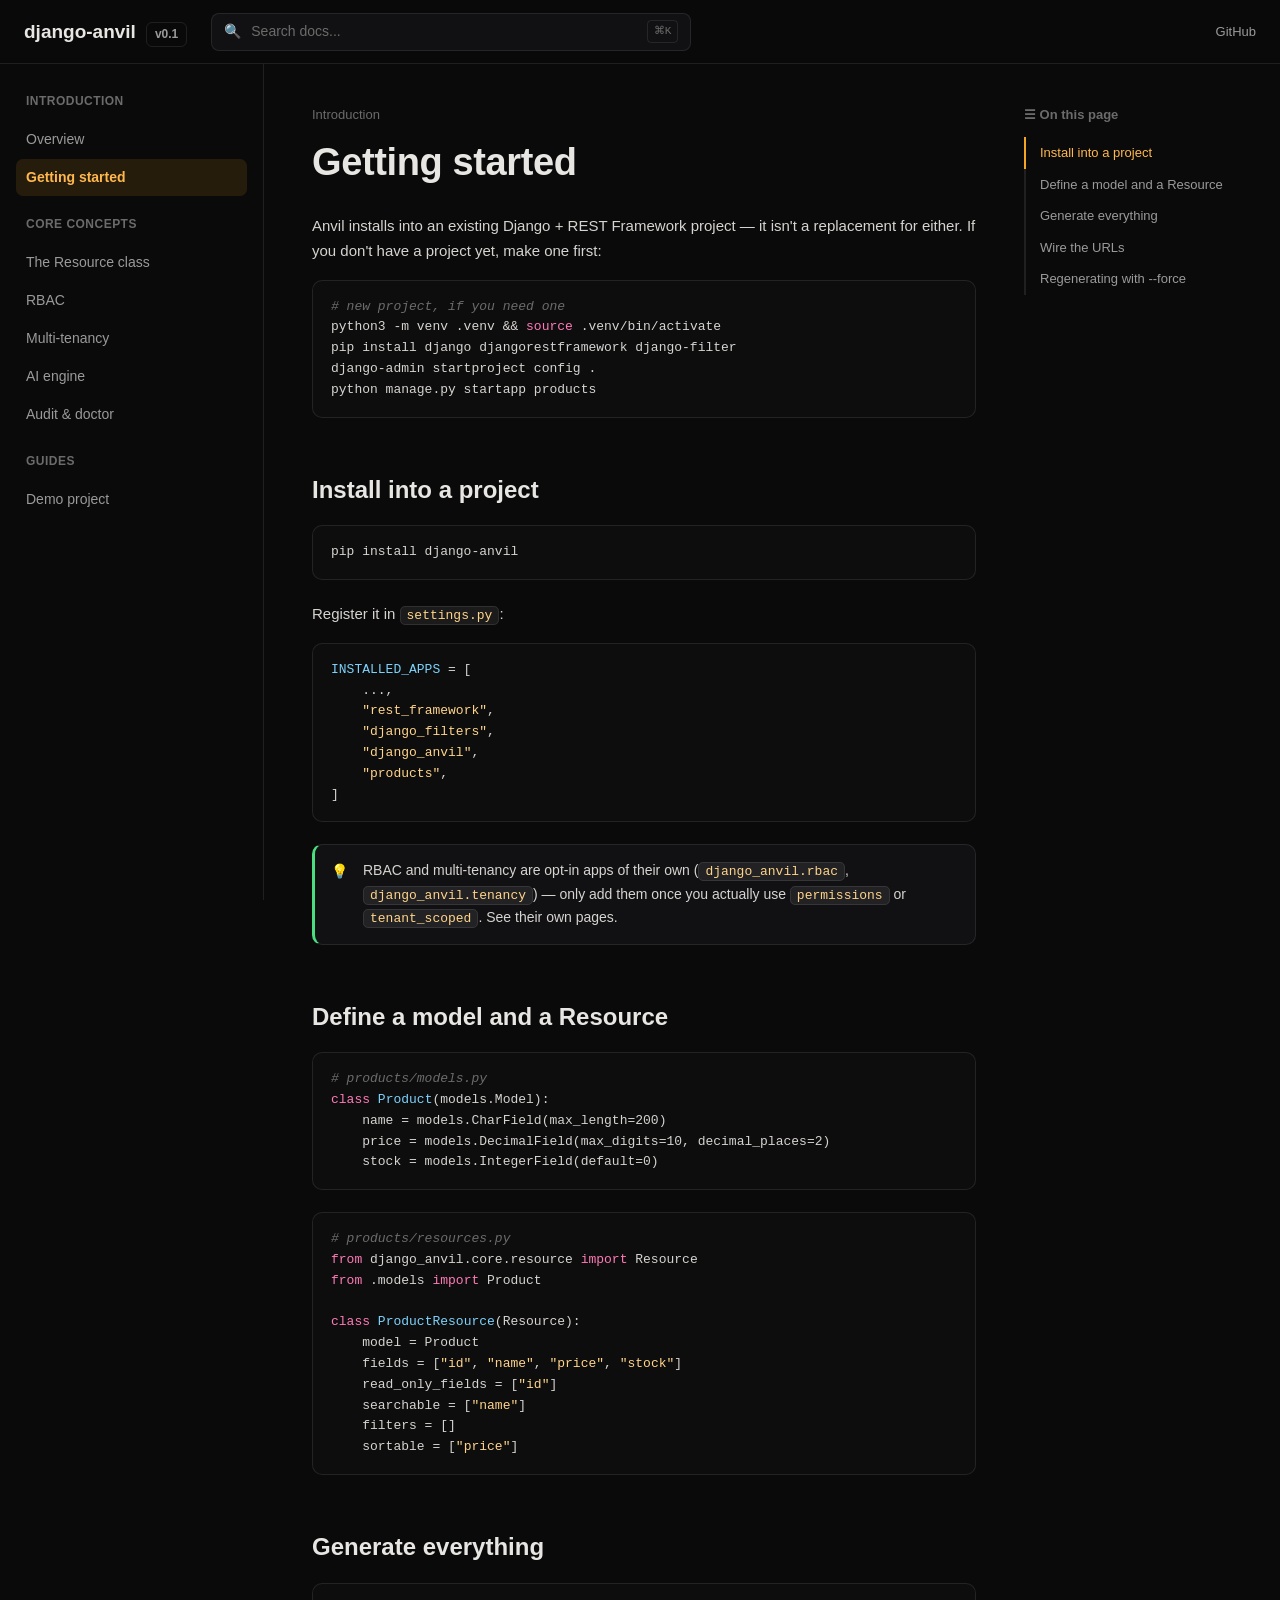
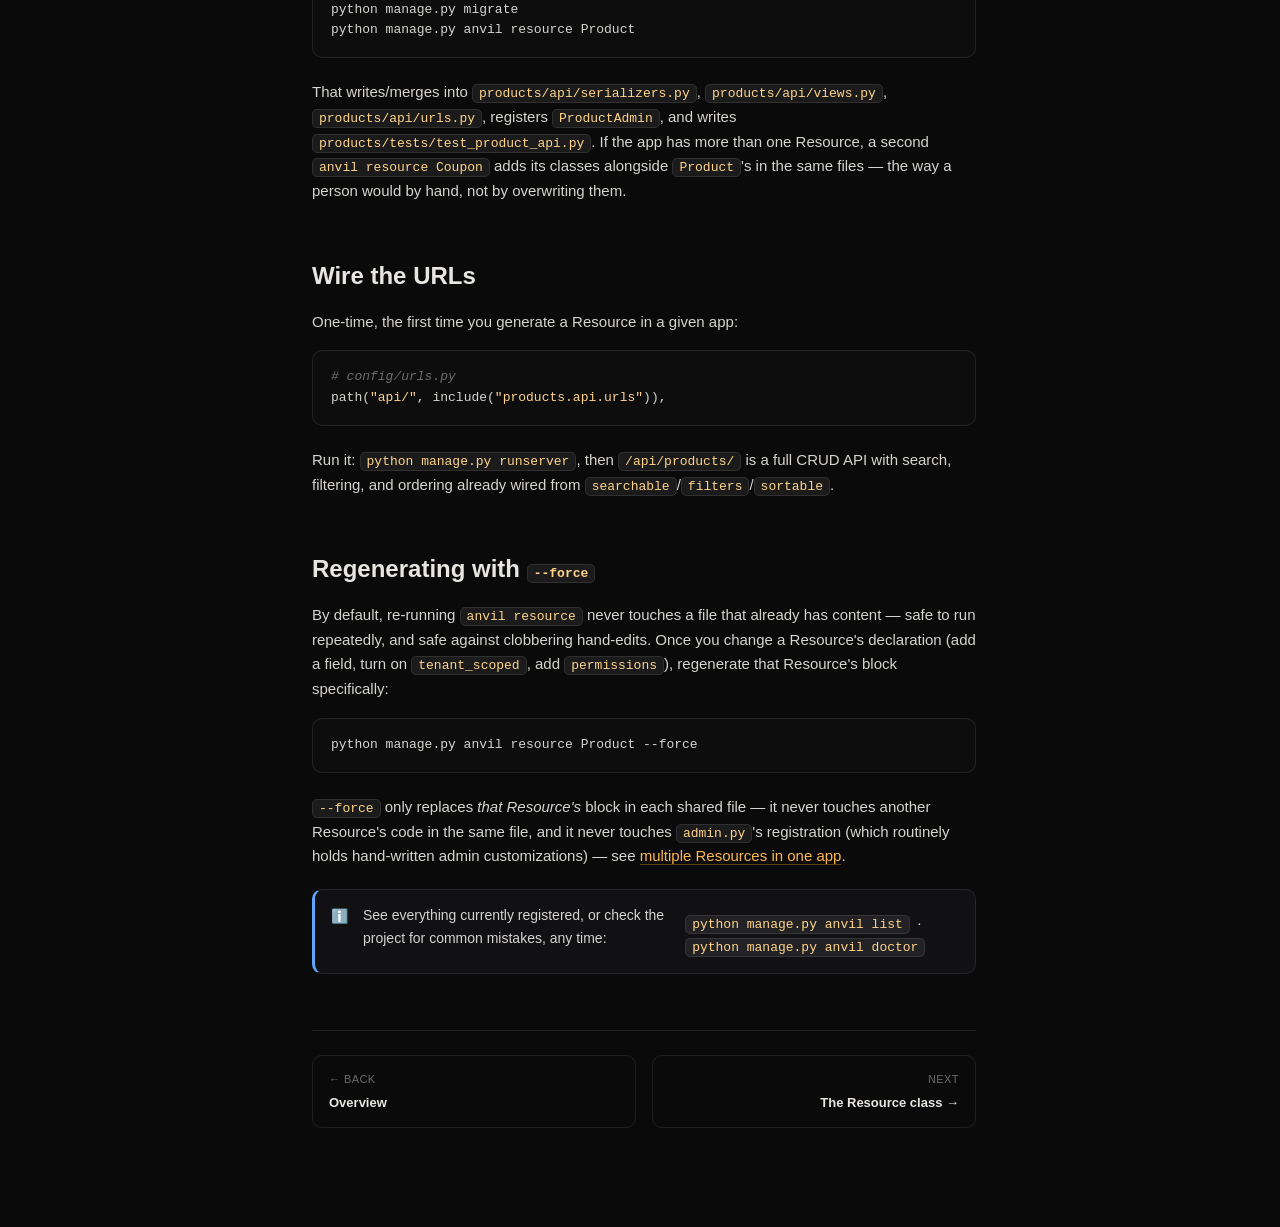
<file: docs/getting-started.html>
<!doctype html>
<html lang="en">
<head>
<meta charset="utf-8" />
<meta name="viewport" content="width=device-width, initial-scale=1" />
<title>Getting started — Django Anvil</title>
<link rel="stylesheet" href="assets/style.css" />
</head>
<body>

<div class="topbar">
  <button class="menu-toggle" aria-label="Toggle menu">☰</button>
  <a href="index.html" class="brand">django-anvil <span class="version-pill">v0.1</span></a>
  <div class="search-trigger"><span>🔍</span><span>Search docs...</span><kbd>⌘K</kbd></div>
  <div class="right-links"><a class="gh-link" href="https://github.com/sujit-codezen/django-anvil" target="_blank" rel="noopener"><span>GitHub</span></a></div>
</div>

<div class="layout">
  <aside class="sidebar">
    <div class="group-label">Introduction</div>
    <nav>
      <a href="index.html">Overview</a>
      <a href="getting-started.html" class="active">Getting started</a>
    </nav>
    <div class="group-label">Core concepts</div>
    <nav>
      <a href="resources.html">The Resource class</a>
      <a href="rbac.html">RBAC</a>
      <a href="tenancy.html">Multi-tenancy</a>
      <a href="ai-engine.html">AI engine</a>
      <a href="audit-and-doctor.html">Audit &amp; doctor</a>
    </nav>
    <div class="group-label">Guides</div>
    <nav>
      <a href="demo.html">Demo project</a>
    </nav>
  </aside>

  <main>
    <div class="eyebrow">Introduction</div>
    <h1>Getting started</h1>
    <p>Anvil installs into an existing Django + REST Framework project — it isn't a replacement
    for either. If you don't have a project yet, make one first:</p>

    <pre><code><span class="tok-com"># new project, if you need one</span>
python3 -m venv .venv &amp;&amp; <span class="tok-kw">source</span> .venv/bin/activate
pip install django djangorestframework django-filter
django-admin startproject config .
python manage.py startapp products</code></pre>

    <h2 id="install">Install into a project</h2>
    <pre><code>pip install django-anvil</code></pre>

    <p>Register it in <code>settings.py</code>:</p>
    <pre><code><span class="tok-fn">INSTALLED_APPS</span> = [
    ...,
    <span class="tok-str">"rest_framework"</span>,
    <span class="tok-str">"django_filters"</span>,
    <span class="tok-str">"django_anvil"</span>,
    <span class="tok-str">"products"</span>,
]</code></pre>

    <div class="callout tip">
      <div class="icon">💡</div>
      <p>RBAC and multi-tenancy are opt-in apps of their own
      (<code>django_anvil.rbac</code>, <code>django_anvil.tenancy</code>) — only add them once you
      actually use <code>permissions</code> or <code>tenant_scoped</code>. See their own pages.</p>
    </div>

    <h2 id="define-resource">Define a model and a Resource</h2>
    <pre><code><span class="tok-com"># products/models.py</span>
<span class="tok-kw">class</span> <span class="tok-fn">Product</span>(models.Model):
    name = models.CharField(max_length=200)
    price = models.DecimalField(max_digits=10, decimal_places=2)
    stock = models.IntegerField(default=0)</code></pre>

    <pre><code><span class="tok-com"># products/resources.py</span>
<span class="tok-kw">from</span> django_anvil.core.resource <span class="tok-kw">import</span> Resource
<span class="tok-kw">from</span> .models <span class="tok-kw">import</span> Product

<span class="tok-kw">class</span> <span class="tok-fn">ProductResource</span>(Resource):
    model = Product
    fields = [<span class="tok-str">"id"</span>, <span class="tok-str">"name"</span>, <span class="tok-str">"price"</span>, <span class="tok-str">"stock"</span>]
    read_only_fields = [<span class="tok-str">"id"</span>]
    searchable = [<span class="tok-str">"name"</span>]
    filters = []
    sortable = [<span class="tok-str">"price"</span>]</code></pre>

    <h2 id="generate">Generate everything</h2>
    <pre><code>python manage.py migrate
python manage.py anvil resource Product</code></pre>
    <p>That writes/merges into <code>products/api/serializers.py</code>, <code>products/api/views.py</code>,
    <code>products/api/urls.py</code>, registers <code>ProductAdmin</code>, and writes
    <code>products/tests/test_product_api.py</code>. If the app has more than one Resource, a second
    <code>anvil resource Coupon</code> adds its classes alongside <code>Product</code>'s in the same
    files — the way a person would by hand, not by overwriting them.</p>

    <h2 id="wire-urls">Wire the URLs</h2>
    <p>One-time, the first time you generate a Resource in a given app:</p>
    <pre><code><span class="tok-com"># config/urls.py</span>
path(<span class="tok-str">"api/"</span>, include(<span class="tok-str">"products.api.urls"</span>)),</code></pre>
    <p>Run it: <code>python manage.py runserver</code>, then <code>/api/products/</code> is a full CRUD API
    with search, filtering, and ordering already wired from <code>searchable</code>/<code>filters</code>/<code>sortable</code>.</p>

    <h2 id="force">Regenerating with <code>--force</code></h2>
    <p>By default, re-running <code>anvil resource</code> never touches a file that already has
    content — safe to run repeatedly, and safe against clobbering hand-edits. Once you change a
    Resource's declaration (add a field, turn on <code>tenant_scoped</code>, add <code>permissions</code>),
    regenerate that Resource's block specifically:</p>
    <pre><code>python manage.py anvil resource Product --force</code></pre>
    <p><code>--force</code> only replaces <em>that Resource's</em> block in each shared file — it never
    touches another Resource's code in the same file, and it never touches <code>admin.py</code>'s
    registration (which routinely holds hand-written admin customizations) — see
    <a class="inline-link" href="resources.html#multi-resource">multiple Resources in one app</a>.</p>

    <div class="callout info">
      <div class="icon">ℹ️</div>
      <p>See everything currently registered, or check the project for common mistakes, any time:</p>
      <p><code>python manage.py anvil list</code> &nbsp;·&nbsp; <code>python manage.py anvil doctor</code></p>
    </div>

    <div class="page-nav">
      <a href="index.html"><div class="dir">← Back</div><div class="title">Overview</div></a>
      <a href="resources.html" class="next"><div class="dir">Next</div><div class="title">The Resource class →</div></a>
    </div>
  </main>

  <aside class="toc">
    <div class="toc-label">☰ On this page</div>
    <a href="#install">Install into a project</a>
    <a href="#define-resource">Define a model and a Resource</a>
    <a href="#generate">Generate everything</a>
    <a href="#wire-urls">Wire the URLs</a>
    <a href="#force">Regenerating with --force</a>
  </aside>
</div>

<div class="search-backdrop">
  <div class="search-modal">
    <input type="text" placeholder="Search documentation..." autocomplete="off" />
    <div class="search-results"></div>
  </div>
</div>

<script src="assets/search-index.js"></script>
<script src="assets/app.js"></script>
</body>
</html>
</file>
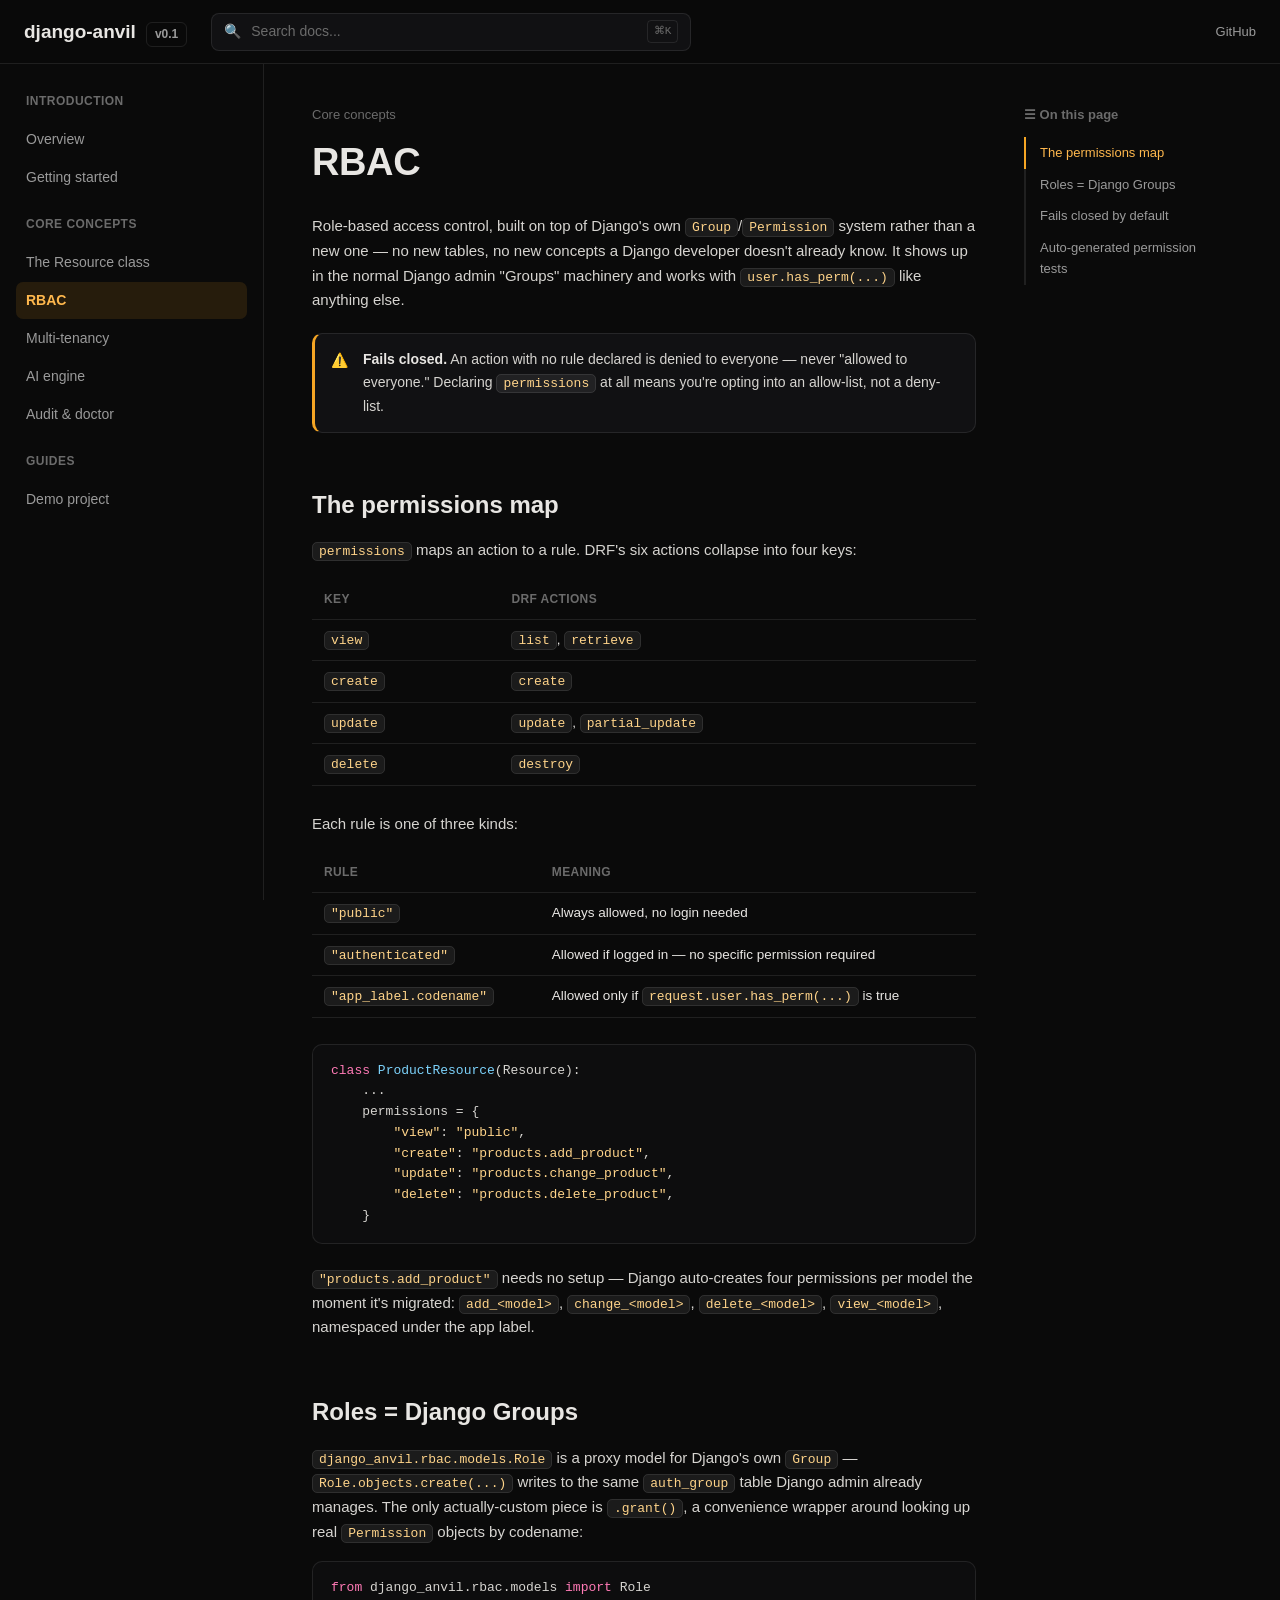
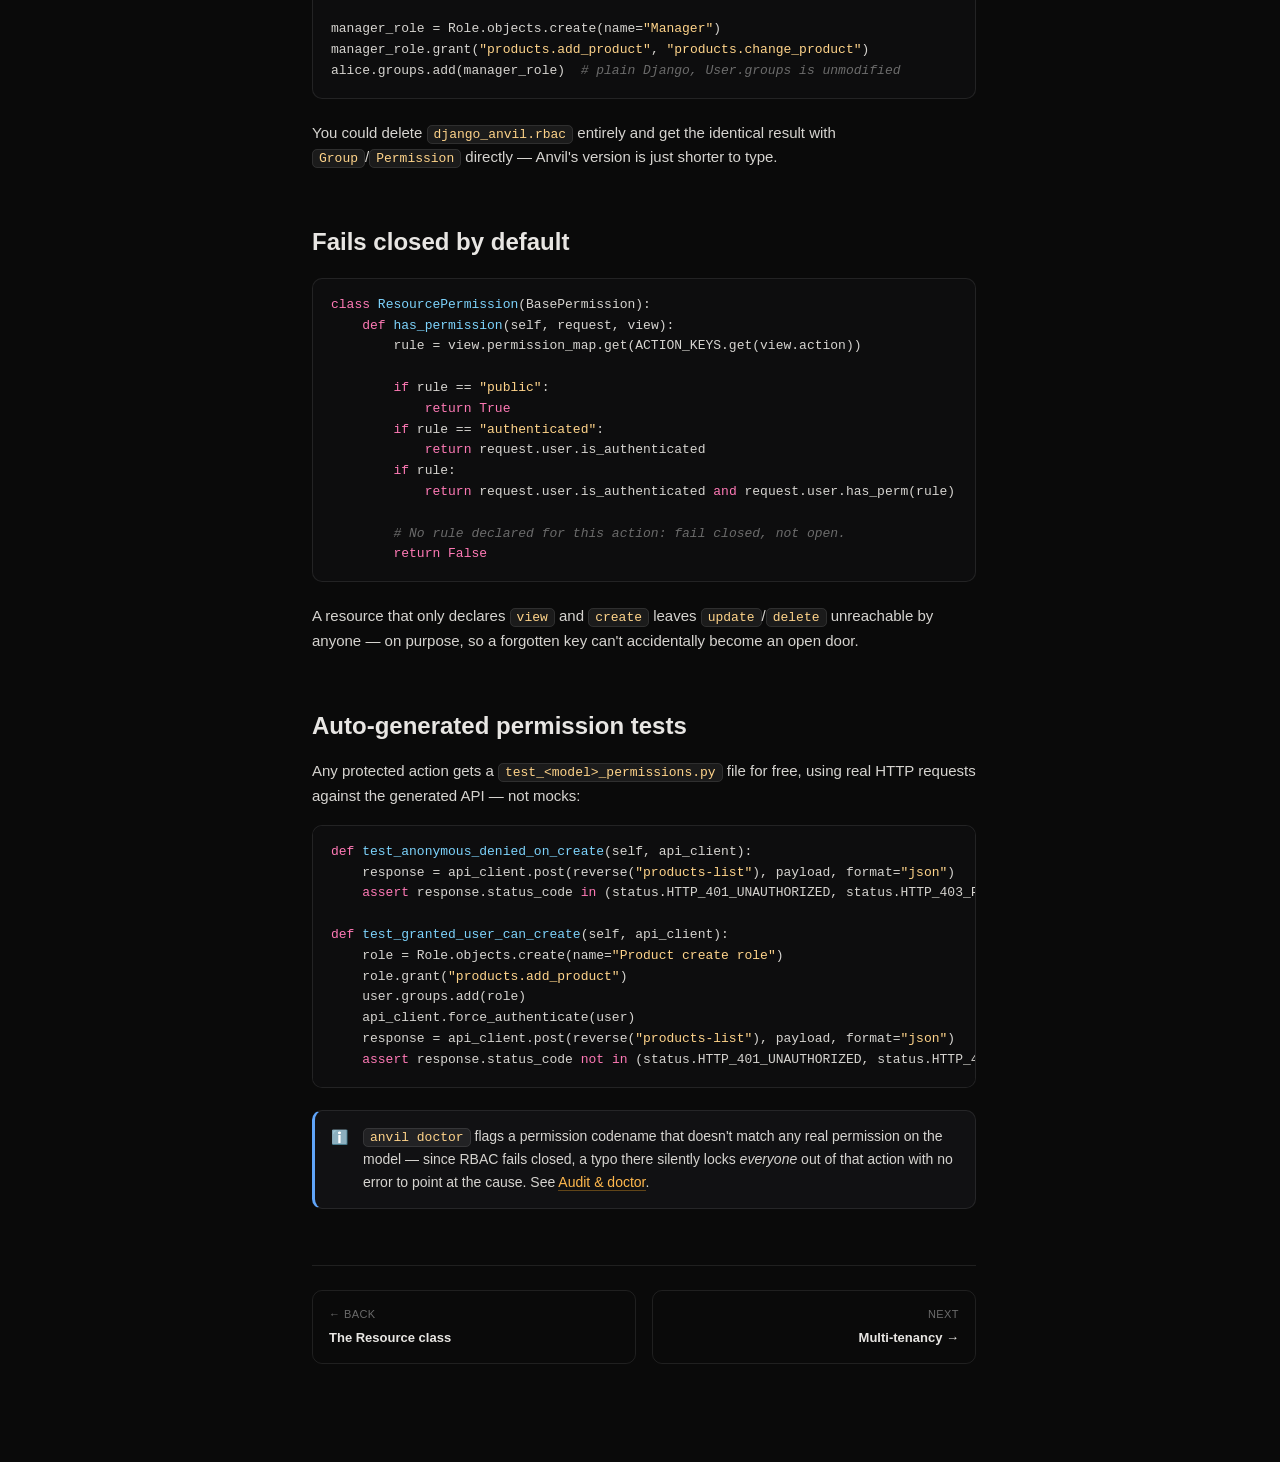
<file: docs/rbac.html>
<!doctype html>
<html lang="en">
<head>
<meta charset="utf-8" />
<meta name="viewport" content="width=device-width, initial-scale=1" />
<title>RBAC — Django Anvil</title>
<link rel="stylesheet" href="assets/style.css" />
</head>
<body>

<div class="topbar">
  <button class="menu-toggle" aria-label="Toggle menu">☰</button>
  <a href="index.html" class="brand">django-anvil <span class="version-pill">v0.1</span></a>
  <div class="search-trigger"><span>🔍</span><span>Search docs...</span><kbd>⌘K</kbd></div>
  <div class="right-links"><a class="gh-link" href="https://github.com/sujit-codezen/django-anvil" target="_blank" rel="noopener"><span>GitHub</span></a></div>
</div>

<div class="layout">
  <aside class="sidebar">
    <div class="group-label">Introduction</div>
    <nav>
      <a href="index.html">Overview</a>
      <a href="getting-started.html">Getting started</a>
    </nav>
    <div class="group-label">Core concepts</div>
    <nav>
      <a href="resources.html">The Resource class</a>
      <a href="rbac.html" class="active">RBAC</a>
      <a href="tenancy.html">Multi-tenancy</a>
      <a href="ai-engine.html">AI engine</a>
      <a href="audit-and-doctor.html">Audit &amp; doctor</a>
    </nav>
    <div class="group-label">Guides</div>
    <nav>
      <a href="demo.html">Demo project</a>
    </nav>
  </aside>

  <main>
    <div class="eyebrow">Core concepts</div>
    <h1>RBAC</h1>
    <p>Role-based access control, built on top of Django's own <code>Group</code>/<code>Permission</code>
    system rather than a new one — no new tables, no new concepts a Django developer doesn't
    already know. It shows up in the normal Django admin "Groups" machinery and works with
    <code>user.has_perm(...)</code> like anything else.</p>

    <div class="callout warn">
      <div class="icon">⚠️</div>
      <p><strong>Fails closed.</strong> An action with no rule declared is denied to everyone —
      never "allowed to everyone." Declaring <code>permissions</code> at all means you're opting
      into an allow-list, not a deny-list.</p>
    </div>

    <h2 id="permissions-map">The permissions map</h2>
    <p><code>permissions</code> maps an action to a rule. DRF's six actions collapse into four keys:</p>
    <table>
      <tr><th>Key</th><th>DRF actions</th></tr>
      <tr><td><code>view</code></td><td><code>list</code>, <code>retrieve</code></td></tr>
      <tr><td><code>create</code></td><td><code>create</code></td></tr>
      <tr><td><code>update</code></td><td><code>update</code>, <code>partial_update</code></td></tr>
      <tr><td><code>delete</code></td><td><code>destroy</code></td></tr>
    </table>

    <p>Each rule is one of three kinds:</p>
    <table>
      <tr><th>Rule</th><th>Meaning</th></tr>
      <tr><td><code>"public"</code></td><td>Always allowed, no login needed</td></tr>
      <tr><td><code>"authenticated"</code></td><td>Allowed if logged in — no specific permission required</td></tr>
      <tr><td><code>"app_label.codename"</code></td><td>Allowed only if <code>request.user.has_perm(...)</code> is true</td></tr>
    </table>

    <pre><code><span class="tok-kw">class</span> <span class="tok-fn">ProductResource</span>(Resource):
    ...
    permissions = {
        <span class="tok-str">"view"</span>: <span class="tok-str">"public"</span>,
        <span class="tok-str">"create"</span>: <span class="tok-str">"products.add_product"</span>,
        <span class="tok-str">"update"</span>: <span class="tok-str">"products.change_product"</span>,
        <span class="tok-str">"delete"</span>: <span class="tok-str">"products.delete_product"</span>,
    }</code></pre>

    <p><code>"products.add_product"</code> needs no setup — Django auto-creates four permissions
    per model the moment it's migrated: <code>add_&lt;model&gt;</code>, <code>change_&lt;model&gt;</code>,
    <code>delete_&lt;model&gt;</code>, <code>view_&lt;model&gt;</code>, namespaced under the app label.</p>

    <h2 id="roles">Roles = Django Groups</h2>
    <p><code>django_anvil.rbac.models.Role</code> is a proxy model for Django's own
    <code>Group</code> — <code>Role.objects.create(...)</code> writes to the same
    <code>auth_group</code> table Django admin already manages. The only actually-custom piece is
    <code>.grant()</code>, a convenience wrapper around looking up real <code>Permission</code>
    objects by codename:</p>

    <pre><code><span class="tok-kw">from</span> django_anvil.rbac.models <span class="tok-kw">import</span> Role

manager_role = Role.objects.create(name=<span class="tok-str">"Manager"</span>)
manager_role.grant(<span class="tok-str">"products.add_product"</span>, <span class="tok-str">"products.change_product"</span>)
alice.groups.add(manager_role)  <span class="tok-com"># plain Django, User.groups is unmodified</span></code></pre>

    <p>You could delete <code>django_anvil.rbac</code> entirely and get the identical result with
    <code>Group</code>/<code>Permission</code> directly — Anvil's version is just shorter to type.</p>

    <h2 id="fail-closed">Fails closed by default</h2>
    <pre><code><span class="tok-kw">class</span> <span class="tok-fn">ResourcePermission</span>(BasePermission):
    <span class="tok-kw">def</span> <span class="tok-fn">has_permission</span>(self, request, view):
        rule = view.permission_map.get(ACTION_KEYS.get(view.action))

        <span class="tok-kw">if</span> rule == <span class="tok-str">"public"</span>:
            <span class="tok-kw">return</span> <span class="tok-kw">True</span>
        <span class="tok-kw">if</span> rule == <span class="tok-str">"authenticated"</span>:
            <span class="tok-kw">return</span> request.user.is_authenticated
        <span class="tok-kw">if</span> rule:
            <span class="tok-kw">return</span> request.user.is_authenticated <span class="tok-kw">and</span> request.user.has_perm(rule)

        <span class="tok-com"># No rule declared for this action: fail closed, not open.</span>
        <span class="tok-kw">return</span> <span class="tok-kw">False</span></code></pre>
    <p>A resource that only declares <code>view</code> and <code>create</code> leaves
    <code>update</code>/<code>delete</code> unreachable by anyone — on purpose, so a forgotten key
    can't accidentally become an open door.</p>

    <h2 id="generated-tests">Auto-generated permission tests</h2>
    <p>Any protected action gets a <code>test_&lt;model&gt;_permissions.py</code> file for free,
    using real HTTP requests against the generated API — not mocks:</p>
    <pre><code><span class="tok-kw">def</span> <span class="tok-fn">test_anonymous_denied_on_create</span>(self, api_client):
    response = api_client.post(reverse(<span class="tok-str">"products-list"</span>), payload, format=<span class="tok-str">"json"</span>)
    <span class="tok-kw">assert</span> response.status_code <span class="tok-kw">in</span> (status.HTTP_401_UNAUTHORIZED, status.HTTP_403_FORBIDDEN)

<span class="tok-kw">def</span> <span class="tok-fn">test_granted_user_can_create</span>(self, api_client):
    role = Role.objects.create(name=<span class="tok-str">"Product create role"</span>)
    role.grant(<span class="tok-str">"products.add_product"</span>)
    user.groups.add(role)
    api_client.force_authenticate(user)
    response = api_client.post(reverse(<span class="tok-str">"products-list"</span>), payload, format=<span class="tok-str">"json"</span>)
    <span class="tok-kw">assert</span> response.status_code <span class="tok-kw">not</span> <span class="tok-kw">in</span> (status.HTTP_401_UNAUTHORIZED, status.HTTP_403_FORBIDDEN)</code></pre>

    <div class="callout info">
      <div class="icon">ℹ️</div>
      <p><code>anvil doctor</code> flags a permission codename that doesn't match any real
      permission on the model — since RBAC fails closed, a typo there silently locks
      <em>everyone</em> out of that action with no error to point at the cause. See
      <a class="inline-link" href="audit-and-doctor.html#doctor">Audit &amp; doctor</a>.</p>
    </div>

    <div class="page-nav">
      <a href="resources.html"><div class="dir">← Back</div><div class="title">The Resource class</div></a>
      <a href="tenancy.html" class="next"><div class="dir">Next</div><div class="title">Multi-tenancy →</div></a>
    </div>
  </main>

  <aside class="toc">
    <div class="toc-label">☰ On this page</div>
    <a href="#permissions-map">The permissions map</a>
    <a href="#roles">Roles = Django Groups</a>
    <a href="#fail-closed">Fails closed by default</a>
    <a href="#generated-tests">Auto-generated permission tests</a>
  </aside>
</div>

<div class="search-backdrop">
  <div class="search-modal">
    <input type="text" placeholder="Search documentation..." autocomplete="off" />
    <div class="search-results"></div>
  </div>
</div>

<script src="assets/search-index.js"></script>
<script src="assets/app.js"></script>
</body>
</html>
</file>
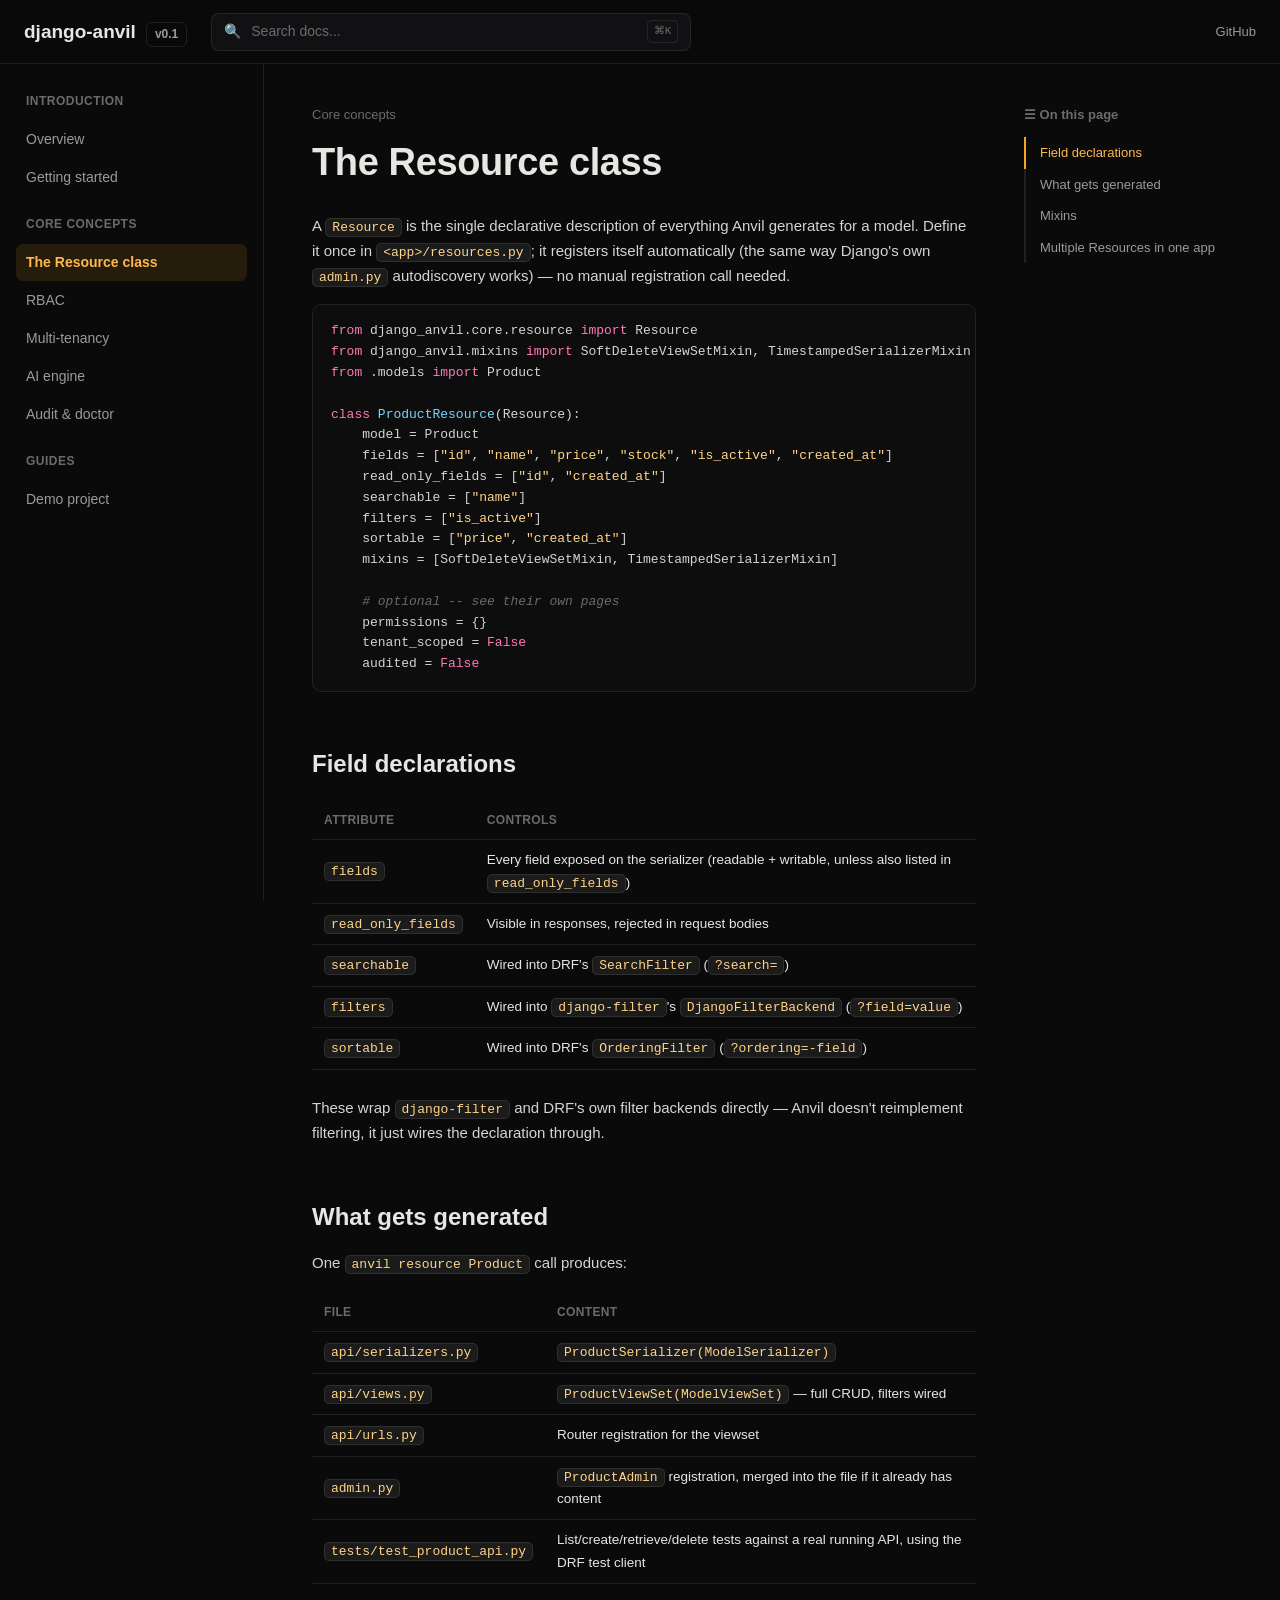
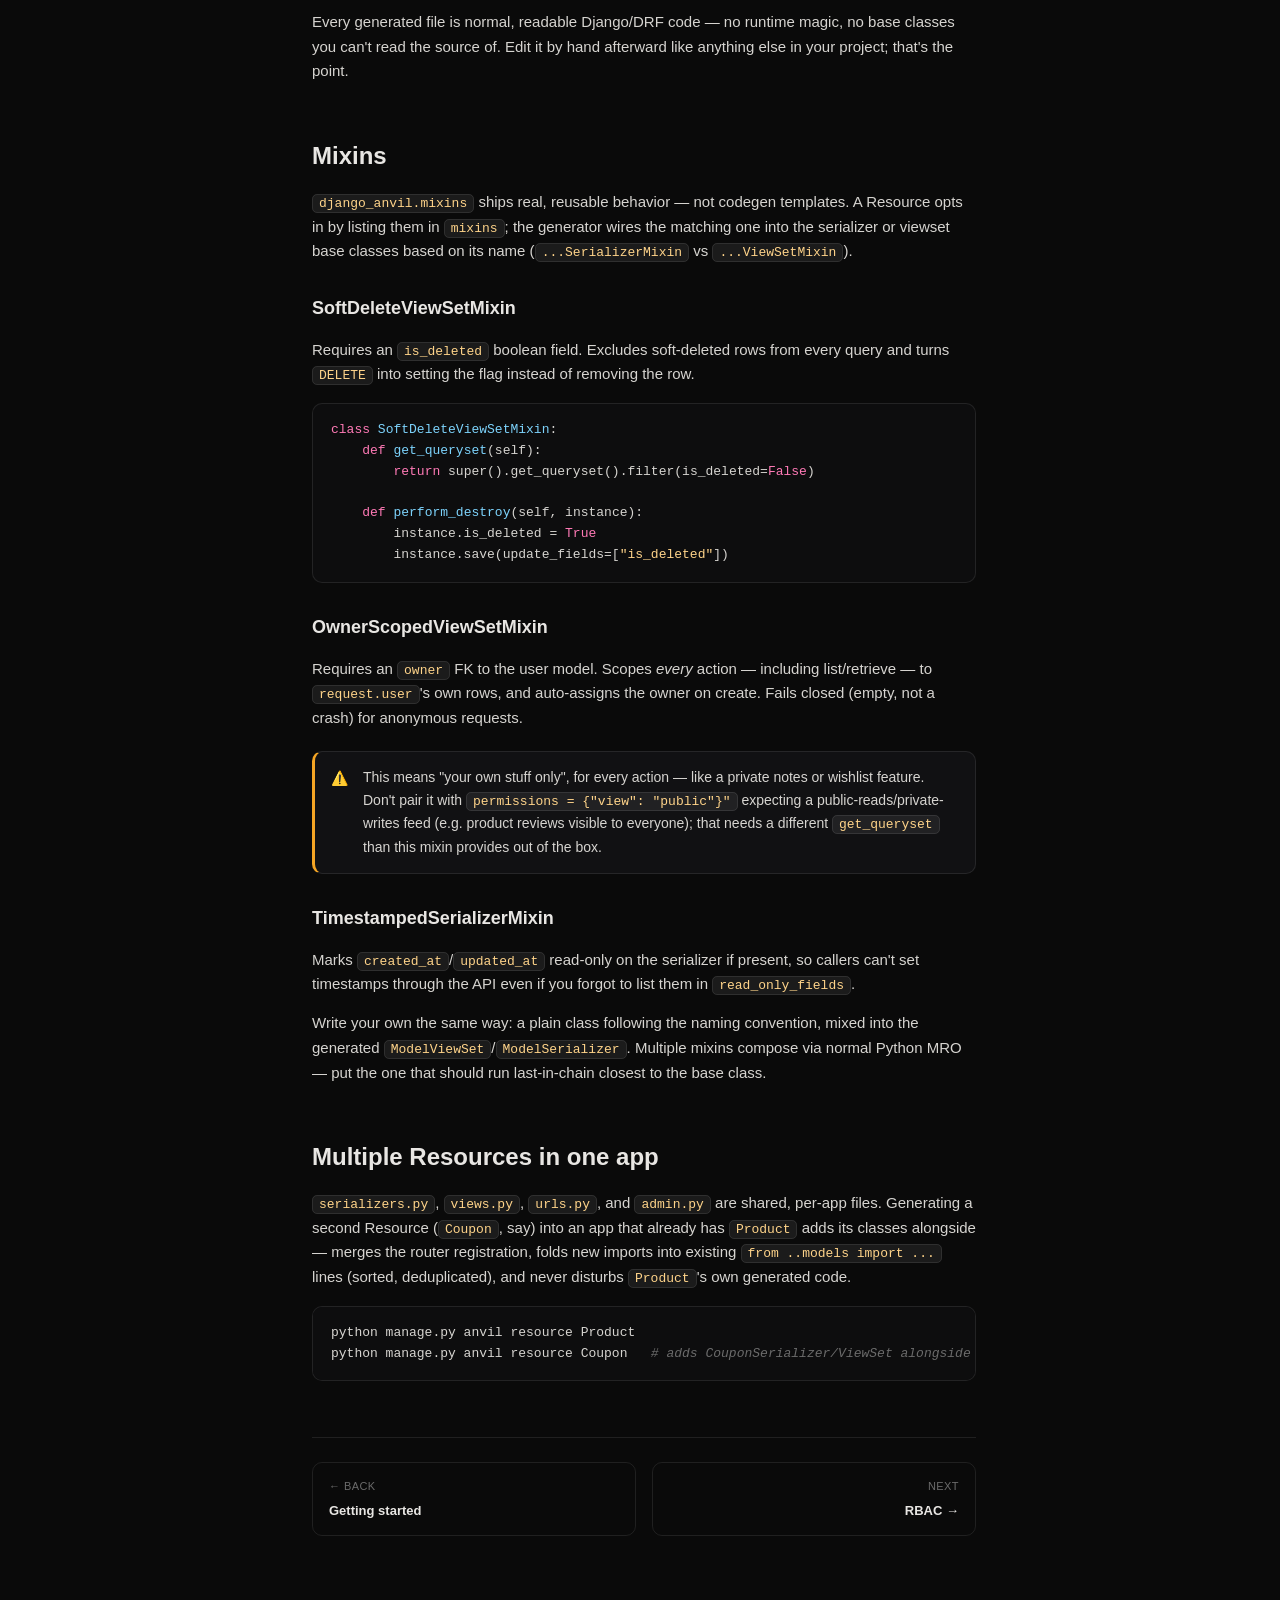
<file: docs/resources.html>
<!doctype html>
<html lang="en">
<head>
<meta charset="utf-8" />
<meta name="viewport" content="width=device-width, initial-scale=1" />
<title>The Resource class — Django Anvil</title>
<link rel="stylesheet" href="assets/style.css" />
</head>
<body>

<div class="topbar">
  <button class="menu-toggle" aria-label="Toggle menu">☰</button>
  <a href="index.html" class="brand">django-anvil <span class="version-pill">v0.1</span></a>
  <div class="search-trigger"><span>🔍</span><span>Search docs...</span><kbd>⌘K</kbd></div>
  <div class="right-links"><a class="gh-link" href="https://github.com/sujit-codezen/django-anvil" target="_blank" rel="noopener"><span>GitHub</span></a></div>
</div>

<div class="layout">
  <aside class="sidebar">
    <div class="group-label">Introduction</div>
    <nav>
      <a href="index.html">Overview</a>
      <a href="getting-started.html">Getting started</a>
    </nav>
    <div class="group-label">Core concepts</div>
    <nav>
      <a href="resources.html" class="active">The Resource class</a>
      <a href="rbac.html">RBAC</a>
      <a href="tenancy.html">Multi-tenancy</a>
      <a href="ai-engine.html">AI engine</a>
      <a href="audit-and-doctor.html">Audit &amp; doctor</a>
    </nav>
    <div class="group-label">Guides</div>
    <nav>
      <a href="demo.html">Demo project</a>
    </nav>
  </aside>

  <main>
    <div class="eyebrow">Core concepts</div>
    <h1>The Resource class</h1>
    <p>A <code>Resource</code> is the single declarative description of everything Anvil generates
    for a model. Define it once in <code>&lt;app&gt;/resources.py</code>; it registers itself
    automatically (the same way Django's own <code>admin.py</code> autodiscovery works) —
    no manual registration call needed.</p>

    <pre><code><span class="tok-kw">from</span> django_anvil.core.resource <span class="tok-kw">import</span> Resource
<span class="tok-kw">from</span> django_anvil.mixins <span class="tok-kw">import</span> SoftDeleteViewSetMixin, TimestampedSerializerMixin
<span class="tok-kw">from</span> .models <span class="tok-kw">import</span> Product

<span class="tok-kw">class</span> <span class="tok-fn">ProductResource</span>(Resource):
    model = Product
    fields = [<span class="tok-str">"id"</span>, <span class="tok-str">"name"</span>, <span class="tok-str">"price"</span>, <span class="tok-str">"stock"</span>, <span class="tok-str">"is_active"</span>, <span class="tok-str">"created_at"</span>]
    read_only_fields = [<span class="tok-str">"id"</span>, <span class="tok-str">"created_at"</span>]
    searchable = [<span class="tok-str">"name"</span>]
    filters = [<span class="tok-str">"is_active"</span>]
    sortable = [<span class="tok-str">"price"</span>, <span class="tok-str">"created_at"</span>]
    mixins = [SoftDeleteViewSetMixin, TimestampedSerializerMixin]

    <span class="tok-com"># optional -- see their own pages</span>
    permissions = {}
    tenant_scoped = <span class="tok-kw">False</span>
    audited = <span class="tok-kw">False</span></code></pre>

    <h2 id="fields">Field declarations</h2>
    <table>
      <tr><th>Attribute</th><th>Controls</th></tr>
      <tr><td><code>fields</code></td><td>Every field exposed on the serializer (readable + writable, unless also listed in <code>read_only_fields</code>)</td></tr>
      <tr><td><code>read_only_fields</code></td><td>Visible in responses, rejected in request bodies</td></tr>
      <tr><td><code>searchable</code></td><td>Wired into DRF's <code>SearchFilter</code> (<code>?search=</code>)</td></tr>
      <tr><td><code>filters</code></td><td>Wired into <code>django-filter</code>'s <code>DjangoFilterBackend</code> (<code>?field=value</code>)</td></tr>
      <tr><td><code>sortable</code></td><td>Wired into DRF's <code>OrderingFilter</code> (<code>?ordering=-field</code>)</td></tr>
    </table>
    <p>These wrap <code>django-filter</code> and DRF's own filter backends directly — Anvil doesn't
    reimplement filtering, it just wires the declaration through.</p>

    <h2 id="generated-files">What gets generated</h2>
    <p>One <code>anvil resource Product</code> call produces:</p>
    <table>
      <tr><th>File</th><th>Content</th></tr>
      <tr><td><code>api/serializers.py</code></td><td><code>ProductSerializer(ModelSerializer)</code></td></tr>
      <tr><td><code>api/views.py</code></td><td><code>ProductViewSet(ModelViewSet)</code> — full CRUD, filters wired</td></tr>
      <tr><td><code>api/urls.py</code></td><td>Router registration for the viewset</td></tr>
      <tr><td><code>admin.py</code></td><td><code>ProductAdmin</code> registration, merged into the file if it already has content</td></tr>
      <tr><td><code>tests/test_product_api.py</code></td><td>List/create/retrieve/delete tests against a real running API, using the DRF test client</td></tr>
    </table>
    <p>Every generated file is normal, readable Django/DRF code — no runtime magic, no base
    classes you can't read the source of. Edit it by hand afterward like anything else in your
    project; that's the point.</p>

    <h2 id="mixins">Mixins</h2>
    <p><code>django_anvil.mixins</code> ships real, reusable behavior — not codegen templates. A
    Resource opts in by listing them in <code>mixins</code>; the generator wires the matching one
    into the serializer or viewset base classes based on its name
    (<code>...SerializerMixin</code> vs <code>...ViewSetMixin</code>).</p>

    <h3 id="soft-delete">SoftDeleteViewSetMixin</h3>
    <p>Requires an <code>is_deleted</code> boolean field. Excludes soft-deleted rows from every
    query and turns <code>DELETE</code> into setting the flag instead of removing the row.</p>
    <pre><code><span class="tok-kw">class</span> <span class="tok-fn">SoftDeleteViewSetMixin</span>:
    <span class="tok-kw">def</span> <span class="tok-fn">get_queryset</span>(self):
        <span class="tok-kw">return</span> super().get_queryset().filter(is_deleted=<span class="tok-kw">False</span>)

    <span class="tok-kw">def</span> <span class="tok-fn">perform_destroy</span>(self, instance):
        instance.is_deleted = <span class="tok-kw">True</span>
        instance.save(update_fields=[<span class="tok-str">"is_deleted"</span>])</code></pre>

    <h3 id="owner-scoped">OwnerScopedViewSetMixin</h3>
    <p>Requires an <code>owner</code> FK to the user model. Scopes <em>every</em> action —
    including list/retrieve — to <code>request.user</code>'s own rows, and auto-assigns the owner
    on create. Fails closed (empty, not a crash) for anonymous requests.</p>
    <div class="callout warn">
      <div class="icon">⚠️</div>
      <p>This means "your own stuff only", for every action — like a private notes or wishlist
      feature. Don't pair it with <code>permissions = {"view": "public"}"</code> expecting a
      public-reads/private-writes feed (e.g. product reviews visible to everyone); that needs a
      different <code>get_queryset</code> than this mixin provides out of the box.</p>
    </div>

    <h3 id="timestamped">TimestampedSerializerMixin</h3>
    <p>Marks <code>created_at</code>/<code>updated_at</code> read-only on the serializer if
    present, so callers can't set timestamps through the API even if you forgot to list them in
    <code>read_only_fields</code>.</p>

    <p>Write your own the same way: a plain class following the naming convention, mixed into the
    generated <code>ModelViewSet</code>/<code>ModelSerializer</code>. Multiple mixins compose via
    normal Python MRO — put the one that should run last-in-chain closest to the base class.</p>

    <h2 id="multi-resource">Multiple Resources in one app</h2>
    <p><code>serializers.py</code>, <code>views.py</code>, <code>urls.py</code>, and
    <code>admin.py</code> are shared, per-app files. Generating a second Resource
    (<code>Coupon</code>, say) into an app that already has <code>Product</code> adds its classes
    alongside — merges the router registration, folds new imports into existing
    <code>from ..models import ...</code> lines (sorted, deduplicated), and never disturbs
    <code>Product</code>'s own generated code.</p>
    <pre><code>python manage.py anvil resource Product
python manage.py anvil resource Coupon   <span class="tok-com"># adds CouponSerializer/ViewSet alongside Product's</span></code></pre>

    <div class="page-nav">
      <a href="getting-started.html"><div class="dir">← Back</div><div class="title">Getting started</div></a>
      <a href="rbac.html" class="next"><div class="dir">Next</div><div class="title">RBAC →</div></a>
    </div>
  </main>

  <aside class="toc">
    <div class="toc-label">☰ On this page</div>
    <a href="#fields">Field declarations</a>
    <a href="#generated-files">What gets generated</a>
    <a href="#mixins">Mixins</a>
    <a href="#multi-resource">Multiple Resources in one app</a>
  </aside>
</div>

<div class="search-backdrop">
  <div class="search-modal">
    <input type="text" placeholder="Search documentation..." autocomplete="off" />
    <div class="search-results"></div>
  </div>
</div>

<script src="assets/search-index.js"></script>
<script src="assets/app.js"></script>
</body>
</html>
</file>
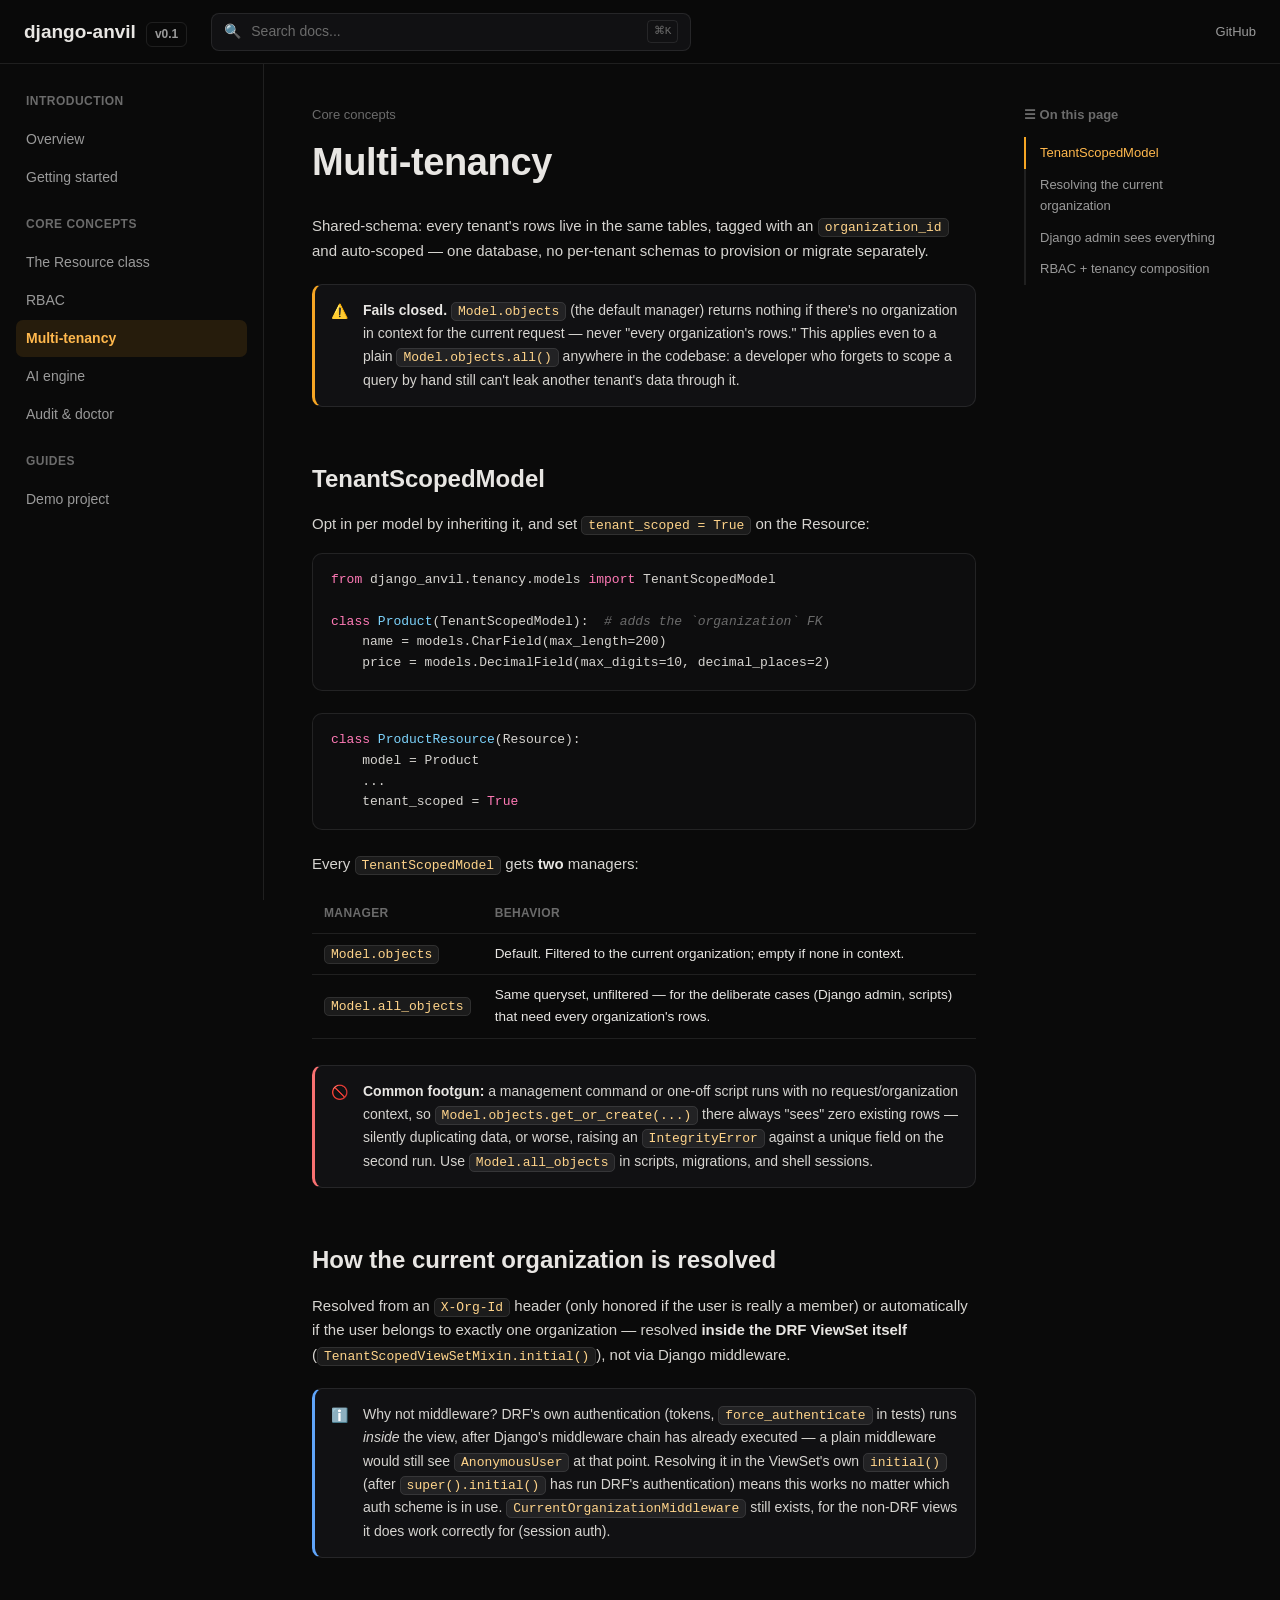
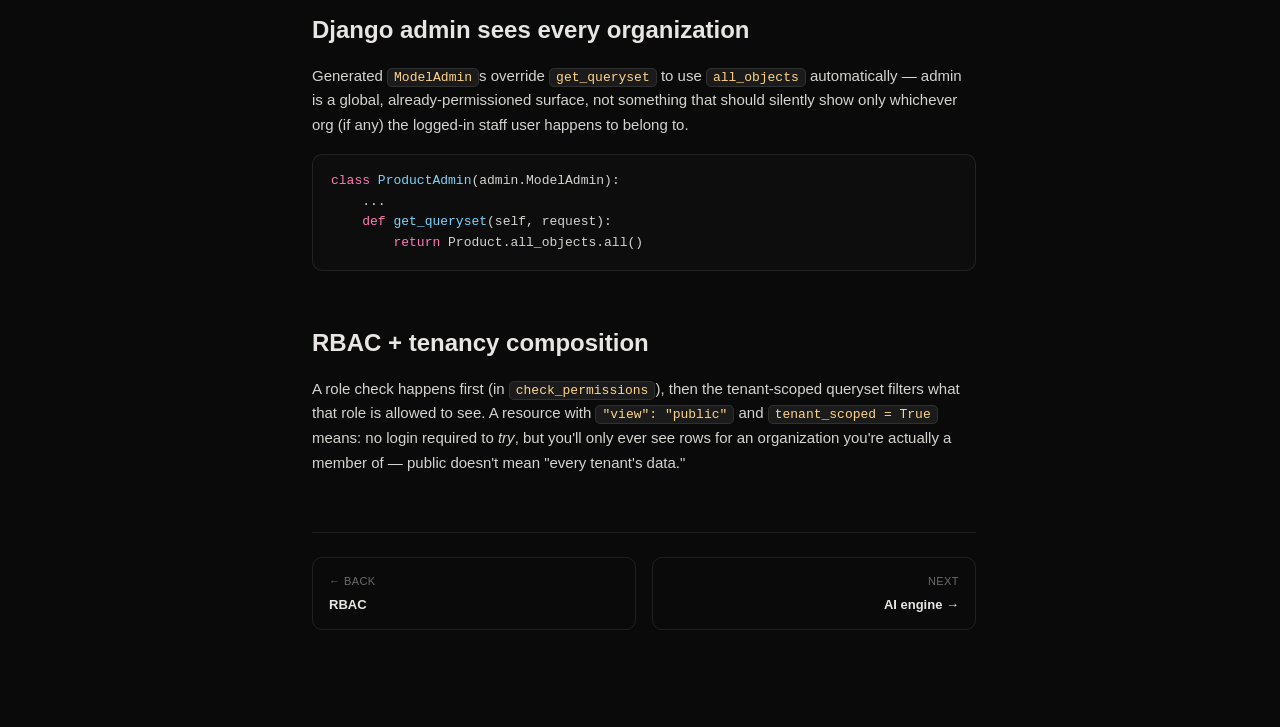
<file: docs/tenancy.html>
<!doctype html>
<html lang="en">
<head>
<meta charset="utf-8" />
<meta name="viewport" content="width=device-width, initial-scale=1" />
<title>Multi-tenancy — Django Anvil</title>
<link rel="stylesheet" href="assets/style.css" />
</head>
<body>

<div class="topbar">
  <button class="menu-toggle" aria-label="Toggle menu">☰</button>
  <a href="index.html" class="brand">django-anvil <span class="version-pill">v0.1</span></a>
  <div class="search-trigger"><span>🔍</span><span>Search docs...</span><kbd>⌘K</kbd></div>
  <div class="right-links"><a class="gh-link" href="https://github.com/sujit-codezen/django-anvil" target="_blank" rel="noopener"><span>GitHub</span></a></div>
</div>

<div class="layout">
  <aside class="sidebar">
    <div class="group-label">Introduction</div>
    <nav>
      <a href="index.html">Overview</a>
      <a href="getting-started.html">Getting started</a>
    </nav>
    <div class="group-label">Core concepts</div>
    <nav>
      <a href="resources.html">The Resource class</a>
      <a href="rbac.html">RBAC</a>
      <a href="tenancy.html" class="active">Multi-tenancy</a>
      <a href="ai-engine.html">AI engine</a>
      <a href="audit-and-doctor.html">Audit &amp; doctor</a>
    </nav>
    <div class="group-label">Guides</div>
    <nav>
      <a href="demo.html">Demo project</a>
    </nav>
  </aside>

  <main>
    <div class="eyebrow">Core concepts</div>
    <h1>Multi-tenancy</h1>
    <p>Shared-schema: every tenant's rows live in the same tables, tagged with an
    <code>organization_id</code> and auto-scoped — one database, no per-tenant schemas to
    provision or migrate separately.</p>

    <div class="callout warn">
      <div class="icon">⚠️</div>
      <p><strong>Fails closed.</strong> <code>Model.objects</code> (the default manager) returns
      nothing if there's no organization in context for the current request — never "every
      organization's rows." This applies even to a plain <code>Model.objects.all()</code>
      anywhere in the codebase: a developer who forgets to scope a query by hand still can't leak
      another tenant's data through it.</p>
    </div>

    <h2 id="tenant-scoped-model">TenantScopedModel</h2>
    <p>Opt in per model by inheriting it, and set <code>tenant_scoped = True</code> on the Resource:</p>
    <pre><code><span class="tok-kw">from</span> django_anvil.tenancy.models <span class="tok-kw">import</span> TenantScopedModel

<span class="tok-kw">class</span> <span class="tok-fn">Product</span>(TenantScopedModel):  <span class="tok-com"># adds the `organization` FK</span>
    name = models.CharField(max_length=200)
    price = models.DecimalField(max_digits=10, decimal_places=2)</code></pre>
    <pre><code><span class="tok-kw">class</span> <span class="tok-fn">ProductResource</span>(Resource):
    model = Product
    ...
    tenant_scoped = <span class="tok-kw">True</span></code></pre>

    <p>Every <code>TenantScopedModel</code> gets <strong>two</strong> managers:</p>
    <table>
      <tr><th>Manager</th><th>Behavior</th></tr>
      <tr><td><code>Model.objects</code></td><td>Default. Filtered to the current organization; empty if none in context.</td></tr>
      <tr><td><code>Model.all_objects</code></td><td>Same queryset, unfiltered — for the deliberate cases (Django admin, scripts) that need every organization's rows.</td></tr>
    </table>

    <div class="callout danger">
      <div class="icon">🚫</div>
      <p><strong>Common footgun:</strong> a management command or one-off script runs with no
      request/organization context, so <code>Model.objects.get_or_create(...)</code> there always
      "sees" zero existing rows — silently duplicating data, or worse, raising an
      <code>IntegrityError</code> against a unique field on the second run. Use
      <code>Model.all_objects</code> in scripts, migrations, and shell sessions.</p>
    </div>

    <h2 id="resolution">How the current organization is resolved</h2>
    <p>Resolved from an <code>X-Org-Id</code> header (only honored if the user is really a
    member) or automatically if the user belongs to exactly one organization — resolved
    <strong>inside the DRF ViewSet itself</strong> (<code>TenantScopedViewSetMixin.initial()</code>),
    not via Django middleware.</p>
    <div class="callout info">
      <div class="icon">ℹ️</div>
      <p>Why not middleware? DRF's own authentication (tokens, <code>force_authenticate</code> in
      tests) runs <em>inside</em> the view, after Django's middleware chain has already executed —
      a plain middleware would still see <code>AnonymousUser</code> at that point. Resolving it in
      the ViewSet's own <code>initial()</code> (after <code>super().initial()</code> has run DRF's
      authentication) means this works no matter which auth scheme is in use.
      <code>CurrentOrganizationMiddleware</code> still exists, for the non-DRF views it does work
      correctly for (session auth).</p>
    </div>

    <h2 id="admin">Django admin sees every organization</h2>
    <p>Generated <code>ModelAdmin</code>s override <code>get_queryset</code> to use
    <code>all_objects</code> automatically — admin is a global, already-permissioned surface, not
    something that should silently show only whichever org (if any) the logged-in staff user
    happens to belong to.</p>
    <pre><code><span class="tok-kw">class</span> <span class="tok-fn">ProductAdmin</span>(admin.ModelAdmin):
    ...
    <span class="tok-kw">def</span> <span class="tok-fn">get_queryset</span>(self, request):
        <span class="tok-kw">return</span> Product.all_objects.all()</code></pre>

    <h2 id="composition">RBAC + tenancy composition</h2>
    <p>A role check happens first (in <code>check_permissions</code>), then the tenant-scoped
    queryset filters what that role is allowed to see. A resource with
    <code>"view": "public"</code> and <code>tenant_scoped = True</code> means: no login required
    to <em>try</em>, but you'll only ever see rows for an organization you're actually a member
    of — public doesn't mean "every tenant's data."</p>

    <div class="page-nav">
      <a href="rbac.html"><div class="dir">← Back</div><div class="title">RBAC</div></a>
      <a href="ai-engine.html" class="next"><div class="dir">Next</div><div class="title">AI engine →</div></a>
    </div>
  </main>

  <aside class="toc">
    <div class="toc-label">☰ On this page</div>
    <a href="#tenant-scoped-model">TenantScopedModel</a>
    <a href="#resolution">Resolving the current organization</a>
    <a href="#admin">Django admin sees everything</a>
    <a href="#composition">RBAC + tenancy composition</a>
  </aside>
</div>

<div class="search-backdrop">
  <div class="search-modal">
    <input type="text" placeholder="Search documentation..." autocomplete="off" />
    <div class="search-results"></div>
  </div>
</div>

<script src="assets/search-index.js"></script>
<script src="assets/app.js"></script>
</body>
</html>
</file>
<file: docs/assets/style.css>
:root {
  --bg: #0a0a0a;
  --bg-raised: #111113;
  --bg-code: #0d0d0e;
  --border: rgba(255, 255, 255, 0.09);
  --border-strong: rgba(255, 255, 255, 0.16);
  --text: #e8e6e3;
  --text-muted: #9a9a9a;
  --text-dim: #6b6b6b;
  --accent: #f5a524;
  --accent-strong: #ffb84d;
  --accent-dim: rgba(245, 165, 36, 0.12);
  --accent-border: rgba(245, 165, 36, 0.35);
  --radius: 10px;
  --sidebar-w: 264px;
  --toc-w: 220px;
  --topbar-h: 64px;
  --content-max: 760px;
  --green: #4ade80;
  --red: #f87171;
  --blue: #60a5fa;
}

* {
  box-sizing: border-box;
}

html {
  scroll-behavior: smooth;
}

body {
  margin: 0;
  background: var(--bg);
  color: var(--text);
  font-family: -apple-system, BlinkMacSystemFont, "Segoe UI", Inter, Roboto, Helvetica, Arial, sans-serif;
  font-size: 15px;
  line-height: 1.65;
  -webkit-font-smoothing: antialiased;
}

a {
  color: inherit;
  text-decoration: none;
}

code, pre, kbd {
  font-family: ui-monospace, "SF Mono", "Cascadia Code", Menlo, Consolas, monospace;
}

img, svg {
  max-width: 100%;
}

/* ---------- Top bar ---------- */

.topbar {
  position: sticky;
  top: 0;
  z-index: 50;
  height: var(--topbar-h);
  display: flex;
  align-items: center;
  gap: 24px;
  padding: 0 24px;
  background: rgba(10, 10, 10, 0.85);
  backdrop-filter: blur(10px);
  border-bottom: 1px solid var(--border);
}

.topbar .brand {
  display: flex;
  align-items: baseline;
  gap: 8px;
  font-weight: 800;
  font-size: 19px;
  color: var(--text);
  flex-shrink: 0;
}

.topbar .version-pill {
  font-size: 12px;
  color: var(--text-muted);
  border: 1px solid var(--border);
  border-radius: 6px;
  padding: 2px 8px;
  margin-left: 2px;
}

.topbar .menu-toggle {
  display: none;
  background: none;
  border: 1px solid var(--border);
  border-radius: 8px;
  color: var(--text);
  width: 36px;
  height: 36px;
  align-items: center;
  justify-content: center;
  cursor: pointer;
  flex-shrink: 0;
}

.topbar .search-trigger {
  flex: 1;
  max-width: 480px;
  display: flex;
  align-items: center;
  gap: 10px;
  height: 38px;
  padding: 0 12px;
  background: var(--bg-raised);
  border: 1px solid var(--border);
  border-radius: 8px;
  color: var(--text-dim);
  cursor: pointer;
  font-size: 14px;
}

.topbar .search-trigger:hover {
  border-color: var(--border-strong);
}

.topbar .search-trigger kbd {
  margin-left: auto;
  font-size: 11px;
  color: var(--text-dim);
  border: 1px solid var(--border);
  border-radius: 4px;
  padding: 1px 6px;
}

.topbar .right-links {
  margin-left: auto;
  display: flex;
  align-items: center;
  gap: 18px;
  flex-shrink: 0;
}

.topbar .gh-link {
  display: flex;
  align-items: center;
  gap: 8px;
  font-size: 13px;
  color: var(--text-muted);
}

.topbar .gh-link:hover {
  color: var(--text);
}

.topbar .gh-stars {
  display: flex;
  align-items: center;
  gap: 4px;
  color: var(--text-dim);
}

/* ---------- Layout ---------- */

.layout {
  display: flex;
  max-width: 1440px;
  margin: 0 auto;
}

.sidebar {
  width: var(--sidebar-w);
  flex-shrink: 0;
  position: sticky;
  top: var(--topbar-h);
  height: calc(100vh - var(--topbar-h));
  overflow-y: auto;
  padding: 28px 16px 40px;
  border-right: 1px solid var(--border);
}

.sidebar::-webkit-scrollbar {
  width: 8px;
}
.sidebar::-webkit-scrollbar-thumb {
  background: var(--border-strong);
  border-radius: 8px;
}

.sidebar .group-label {
  font-size: 12px;
  font-weight: 700;
  letter-spacing: 0.04em;
  text-transform: uppercase;
  color: var(--text-dim);
  padding: 18px 10px 8px;
}
.sidebar .group-label:first-child {
  padding-top: 0;
}

.sidebar nav a {
  display: block;
  padding: 7px 10px;
  border-radius: 7px;
  font-size: 14px;
  color: var(--text-muted);
  margin: 1px 0;
}

.sidebar nav a:hover {
  color: var(--text);
  background: rgba(255, 255, 255, 0.04);
}

.sidebar nav a.active {
  color: var(--accent-strong);
  background: var(--accent-dim);
  font-weight: 600;
}

main {
  flex: 1;
  min-width: 0;
  padding: 40px 48px 100px;
  max-width: var(--content-max);
}

.toc {
  width: var(--toc-w);
  flex-shrink: 0;
  position: sticky;
  top: var(--topbar-h);
  height: calc(100vh - var(--topbar-h));
  overflow-y: auto;
  padding: 40px 20px 40px 0;
  font-size: 13px;
}

.toc .toc-label {
  display: flex;
  align-items: center;
  gap: 8px;
  color: var(--text-dim);
  font-weight: 600;
  margin-bottom: 12px;
}

.toc a {
  display: block;
  padding: 5px 0 5px 14px;
  color: var(--text-muted);
  border-left: 2px solid var(--border);
}

.toc a:hover {
  color: var(--text);
}

.toc a.active {
  color: var(--accent-strong);
  border-left-color: var(--accent);
}

/* ---------- Content typography ---------- */

.eyebrow {
  color: var(--text-dim);
  font-size: 13px;
  margin-bottom: 6px;
}

main h1 {
  font-size: 38px;
  font-weight: 800;
  letter-spacing: -0.01em;
  margin: 0 0 20px;
}

main h2 {
  font-size: 24px;
  font-weight: 700;
  margin: 44px 0 14px;
  padding-top: 8px;
  scroll-margin-top: 84px;
}

main h3 {
  font-size: 18px;
  font-weight: 700;
  margin: 30px 0 10px;
  scroll-margin-top: 84px;
}

main p {
  color: #d6d4d0;
  margin: 14px 0;
}

main ul, main ol {
  color: #d6d4d0;
  padding-left: 22px;
}
main li {
  margin: 6px 0;
}

main strong {
  color: var(--text);
  font-weight: 650;
}

main a.inline-link {
  color: var(--accent-strong);
  border-bottom: 1px solid var(--accent-border);
}
main a.inline-link:hover {
  border-bottom-color: var(--accent-strong);
}

code:not(pre code) {
  background: rgba(255, 255, 255, 0.07);
  border: 1px solid var(--border);
  border-radius: 5px;
  padding: 1px 6px;
  font-size: 13px;
  color: #ffd48a;
}

pre {
  background: var(--bg-code);
  border: 1px solid var(--border);
  border-radius: var(--radius);
  padding: 16px 18px;
  overflow-x: auto;
  margin: 16px 0 22px;
  font-size: 13px;
  line-height: 1.6;
}
pre code {
  color: #d6d4d0;
  background: none;
  border: none;
  padding: 0;
}

.tok-kw { color: #ff7ab6; }
.tok-str { color: #ffd48a; }
.tok-com { color: #6b6b6b; font-style: italic; }
.tok-fn { color: #7dd3fc; }
.tok-num { color: #c4b5fd; }

table {
  width: 100%;
  border-collapse: collapse;
  margin: 18px 0 26px;
  font-size: 13.5px;
}
th, td {
  text-align: left;
  padding: 9px 12px;
  border-bottom: 1px solid var(--border);
}
th {
  color: var(--text-dim);
  font-weight: 600;
  font-size: 12px;
  text-transform: uppercase;
  letter-spacing: 0.03em;
}
td code {
  white-space: nowrap;
}

/* ---------- Callouts ---------- */

.callout {
  display: flex;
  gap: 12px;
  border: 1px solid var(--border);
  background: var(--bg-raised);
  border-radius: var(--radius);
  padding: 14px 16px;
  margin: 20px 0;
  font-size: 14px;
  color: #d6d4d0;
}
.callout .icon {
  flex-shrink: 0;
  width: 20px;
  height: 20px;
  margin-top: 1px;
}
.callout.info { border-left: 3px solid var(--blue); }
.callout.warn { border-left: 3px solid var(--accent); }
.callout.danger { border-left: 3px solid var(--red); }
.callout.tip { border-left: 3px solid var(--green); }
.callout p { margin: 0; }
.callout p + p { margin-top: 8px; }

/* ---------- Cards (homepage) ---------- */

.hero {
  padding: 72px 24px 24px;
  text-align: center;
  max-width: 760px;
  margin: 0 auto;
}
.hero h1 {
  font-size: 46px;
  font-weight: 800;
  letter-spacing: -0.015em;
  margin: 14px 0 10px;
}
.hero p {
  color: var(--text-muted);
  font-size: 17px;
  max-width: 560px;
  margin: 0 auto;
}
.hero .badges {
  display: flex;
  gap: 10px;
  justify-content: center;
  margin-top: 22px;
  flex-wrap: wrap;
}
.badge {
  font-size: 12.5px;
  color: var(--text-muted);
  border: 1px solid var(--border);
  border-radius: 999px;
  padding: 5px 12px;
}
.badge.accent {
  color: var(--accent-strong);
  border-color: var(--accent-border);
  background: var(--accent-dim);
}

.card-grid {
  display: grid;
  grid-template-columns: repeat(3, 1fr);
  gap: 14px;
  margin: 40px auto 0;
  max-width: 980px;
  padding: 0 24px 80px;
}

.card {
  display: block;
  border: 1px solid var(--border);
  border-radius: var(--radius);
  padding: 20px 20px 22px;
  background: var(--bg-raised);
  transition: border-color 0.15s, transform 0.15s;
}
.card:hover {
  border-color: var(--accent-border);
  transform: translateY(-1px);
}
.card .card-icon {
  font-size: 20px;
  color: var(--accent);
  margin-bottom: 12px;
}
.card .card-title {
  font-weight: 700;
  font-size: 15px;
  margin-bottom: 6px;
  color: var(--text);
}
.card .card-desc {
  font-size: 13.5px;
  color: var(--text-muted);
  line-height: 1.55;
}

.section-label {
  max-width: 980px;
  margin: 8px auto 0;
  padding: 0 24px;
  font-size: 13px;
  font-weight: 700;
  letter-spacing: 0.04em;
  text-transform: uppercase;
  color: var(--text-dim);
}

.intro {
  max-width: 680px;
  margin: 14px auto 40px;
  padding: 0 24px;
  color: #d6d4d0;
  font-size: 15.5px;
  line-height: 1.75;
}
.intro p {
  margin: 14px 0;
}
.intro code {
  background: rgba(255, 255, 255, 0.07);
  border: 1px solid var(--border);
  border-radius: 5px;
  padding: 1px 6px;
  font-size: 13.5px;
  color: #ffd48a;
}

.step-number {
  display: flex;
  align-items: center;
  justify-content: center;
  width: 26px;
  height: 26px;
  border-radius: 50%;
  background: var(--accent-dim);
  color: var(--accent-strong);
  font-size: 13px;
  font-weight: 700;
  margin-bottom: 12px;
}

/* ---------- Prev/next footer nav ---------- */

.page-nav {
  display: flex;
  justify-content: space-between;
  gap: 16px;
  margin-top: 56px;
  padding-top: 24px;
  border-top: 1px solid var(--border);
}
.page-nav a {
  flex: 1;
  border: 1px solid var(--border);
  border-radius: var(--radius);
  padding: 14px 16px;
  font-size: 13px;
}
.page-nav a:hover {
  border-color: var(--accent-border);
}
.page-nav .dir {
  color: var(--text-dim);
  font-size: 11px;
  text-transform: uppercase;
  letter-spacing: 0.04em;
  margin-bottom: 4px;
}
.page-nav .next {
  text-align: right;
}
.page-nav .title {
  color: var(--text);
  font-weight: 600;
}

/* ---------- Search modal ---------- */

.search-backdrop {
  position: fixed;
  inset: 0;
  background: rgba(0, 0, 0, 0.6);
  z-index: 100;
  display: none;
  align-items: flex-start;
  justify-content: center;
  padding-top: 12vh;
}
.search-backdrop.open {
  display: flex;
}
.search-modal {
  width: 100%;
  max-width: 560px;
  background: var(--bg-raised);
  border: 1px solid var(--border-strong);
  border-radius: 12px;
  box-shadow: 0 20px 60px rgba(0, 0, 0, 0.5);
  overflow: hidden;
}
.search-modal input {
  width: 100%;
  background: none;
  border: none;
  border-bottom: 1px solid var(--border);
  color: var(--text);
  font-size: 16px;
  padding: 16px 18px;
  outline: none;
}
.search-results {
  max-height: 360px;
  overflow-y: auto;
  padding: 8px;
}
.search-results a {
  display: block;
  padding: 10px 12px;
  border-radius: 8px;
  font-size: 14px;
}
.search-results a .sr-page {
  font-size: 11px;
  color: var(--text-dim);
}
.search-results a:hover,
.search-results a.selected {
  background: var(--accent-dim);
  color: var(--accent-strong);
}
.search-empty {
  padding: 24px 18px;
  color: var(--text-dim);
  font-size: 13.5px;
  text-align: center;
}

/* ---------- Mobile ---------- */

@media (max-width: 1100px) {
  .toc { display: none; }
  main { max-width: none; }
}

@media (max-width: 820px) {
  .topbar .menu-toggle { display: flex; }
  .topbar .search-trigger { max-width: none; }
  .sidebar {
    position: fixed;
    left: -100%;
    top: var(--topbar-h);
    height: calc(100vh - var(--topbar-h));
    width: 82vw;
    max-width: 320px;
    background: var(--bg);
    z-index: 40;
    transition: left 0.2s ease;
    box-shadow: 0 0 40px rgba(0,0,0,0.5);
  }
  .sidebar.open { left: 0; }
  .card-grid { grid-template-columns: 1fr; }
  main { padding: 32px 20px 80px; }
  .hero h1 { font-size: 34px; }
  .hero { padding: 48px 20px 12px; }
}
</file>
